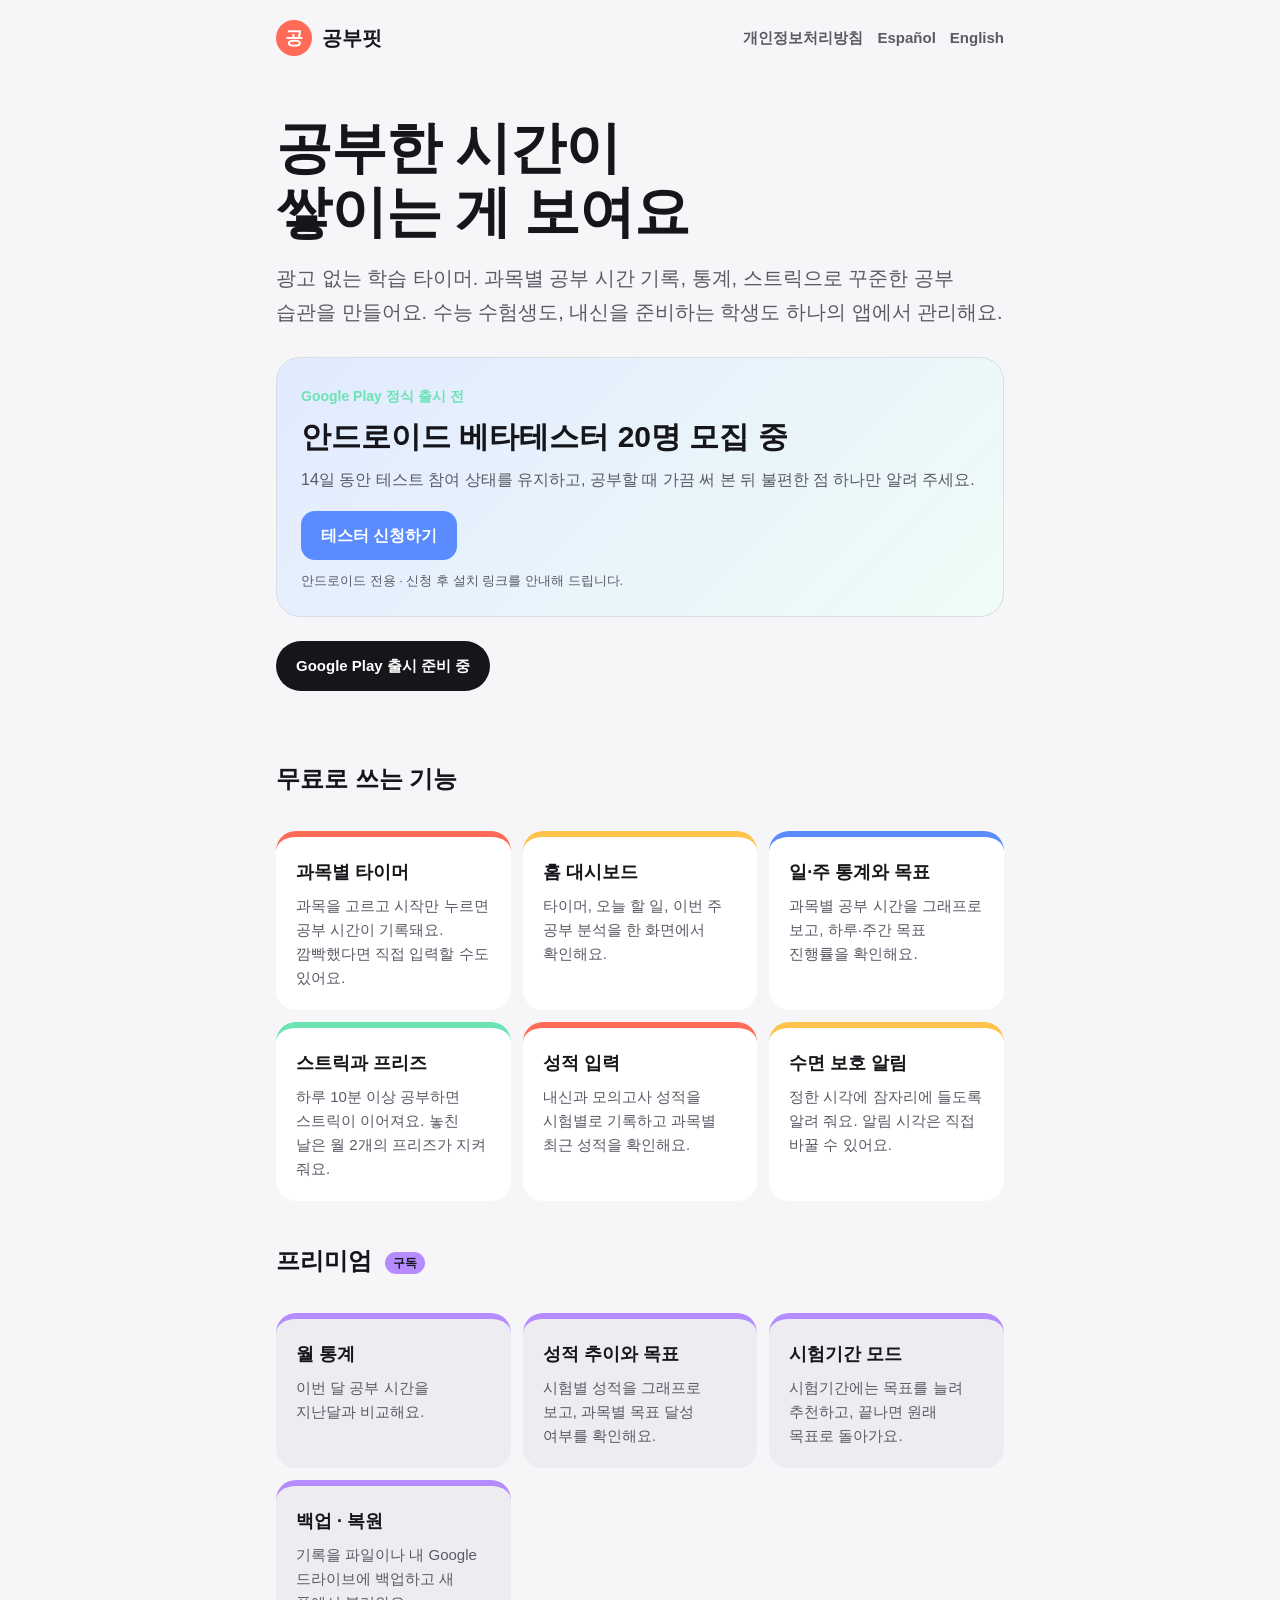
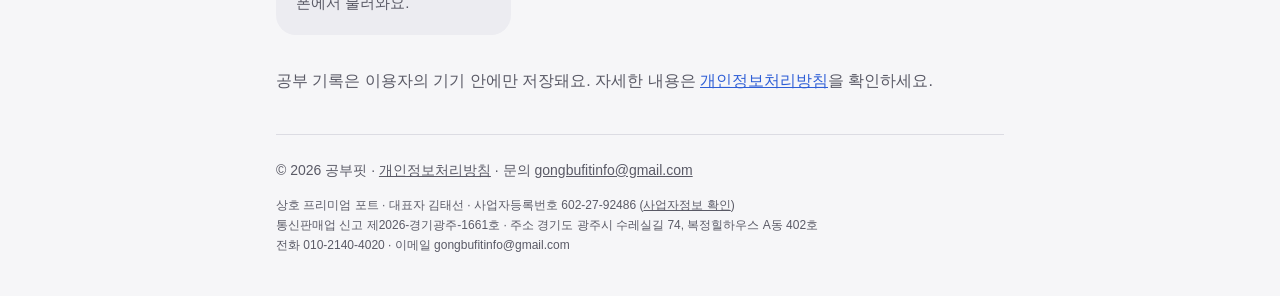
<file: index.html>
<!doctype html>
<html lang="ko">
<head>
  <meta charset="utf-8">
  <meta name="viewport" content="width=device-width, initial-scale=1">
  <title>공부핏 — 학생용 공부 기록 앱</title>
  <meta name="description" content="광고 없는 학습 타이머. 과목별 공부 시간 기록, 통계, 스트릭으로 꾸준한 공부 습관을 만들어요.">
  <link rel="stylesheet" href="style.css">
</head>
<body>
  <div class="wrap">
    <header class="top">
      <a class="brand" href="./"><span class="logo" aria-hidden="true">공</span>공부핏</a>
      <nav class="nav"><a href="privacy.html">개인정보처리방침</a><a href="es.html" lang="es">Español</a><a href="en.html" lang="en">English</a></nav>
    </header>

    <main>
      <section class="hero">
        <h1>공부한 시간이<br>쌓이는 게 보여요</h1>
        <p>광고 없는 학습 타이머. 과목별 공부 시간 기록, 통계, 스트릭으로 꾸준한 공부 습관을 만들어요.
          수능 수험생도, 내신을 준비하는 학생도 하나의 앱에서 관리해요.</p>

        <aside class="tester-banner" aria-labelledby="tester-title">
          <span class="tester-kicker">Google Play 정식 출시 전</span>
          <h2 id="tester-title">안드로이드 베타테스터 20명 모집 중</h2>
          <p>14일 동안 테스트 참여 상태를 유지하고, 공부할 때 가끔 써 본 뒤 불편한 점 하나만 알려 주세요.</p>
          <a class="tester-cta"
             href="https://forms.gle/bHLYA4BzfKAFLqyS6"
             target="_blank"
             rel="noopener noreferrer">테스터 신청하기</a>
          <small>안드로이드 전용 · 신청 후 설치 링크를 안내해 드립니다.</small>
        </aside>

        <span class="badge">Google Play 출시 준비 중</span>
      </section>

      <h2 class="section-title">무료로 쓰는 기능</h2>
      <div class="cards">
        <article class="card" style="--accent: var(--coral)">
          <h3>과목별 타이머</h3>
          <p>과목을 고르고 시작만 누르면 공부 시간이 기록돼요. 깜빡했다면 직접 입력할 수도 있어요.</p>
        </article>
        <article class="card" style="--accent: var(--yellow)">
          <h3>홈 대시보드</h3>
          <p>타이머, 오늘 할 일, 이번 주 공부 분석을 한 화면에서 확인해요.</p>
        </article>
        <article class="card" style="--accent: var(--blue)">
          <h3>일·주 통계와 목표</h3>
          <p>과목별 공부 시간을 그래프로 보고, 하루·주간 목표 진행률을 확인해요.</p>
        </article>
        <article class="card" style="--accent: var(--mint)">
          <h3>스트릭과 프리즈</h3>
          <p>하루 10분 이상 공부하면 스트릭이 이어져요. 놓친 날은 월 2개의 프리즈가 지켜 줘요.</p>
        </article>
        <article class="card" style="--accent: var(--coral)">
          <h3>성적 입력</h3>
          <p>내신과 모의고사 성적을 시험별로 기록하고 과목별 최근 성적을 확인해요.</p>
        </article>
        <article class="card" style="--accent: var(--yellow)">
          <h3>수면 보호 알림</h3>
          <p>정한 시각에 잠자리에 들도록 알려 줘요. 알림 시각은 직접 바꿀 수 있어요.</p>
        </article>
      </div>

      <h2 class="section-title">프리미엄 <span class="tag">구독</span></h2>
      <div class="cards">
        <article class="card premium" style="--accent: var(--purple)">
          <h3>월 통계</h3>
          <p>이번 달 공부 시간을 지난달과 비교해요.</p>
        </article>
        <article class="card premium" style="--accent: var(--purple)">
          <h3>성적 추이와 목표</h3>
          <p>시험별 성적을 그래프로 보고, 과목별 목표 달성 여부를 확인해요.</p>
        </article>
        <article class="card premium" style="--accent: var(--purple)">
          <h3>시험기간 모드</h3>
          <p>시험기간에는 목표를 늘려 추천하고, 끝나면 원래 목표로 돌아가요.</p>
        </article>
        <article class="card premium" style="--accent: var(--purple)">
          <h3>백업 · 복원</h3>
          <p>기록을 파일이나 내 Google 드라이브에 백업하고 새 폰에서 불러와요.</p>
        </article>
      </div>

      <p class="note">공부 기록은 이용자의 기기 안에만 저장돼요. 자세한 내용은
        <a href="privacy.html">개인정보처리방침</a>을 확인하세요.</p>
    </main>

    <footer>
      © 2026 공부핏 · <a href="privacy.html">개인정보처리방침</a> ·
      문의 <a href="mailto:gongbufitinfo@gmail.com">gongbufitinfo@gmail.com</a>
      <p class="biz">
        상호 프리미엄 포트 · 대표자 김태선 · 사업자등록번호 602-27-92486
        (<a href="https://www.ftc.go.kr/bizCommPop.do?wrkr_no=6022792486">사업자정보 확인</a>)<br>
        통신판매업 신고 제2026-경기광주-1661호 · 주소 경기도 광주시 수레실길 74, 복정힐하우스 A동 402호<br>
        전화 010-2140-4020 · 이메일 gongbufitinfo@gmail.com
      </p>
    </footer>
  </div>
</body>
</html>
</file>
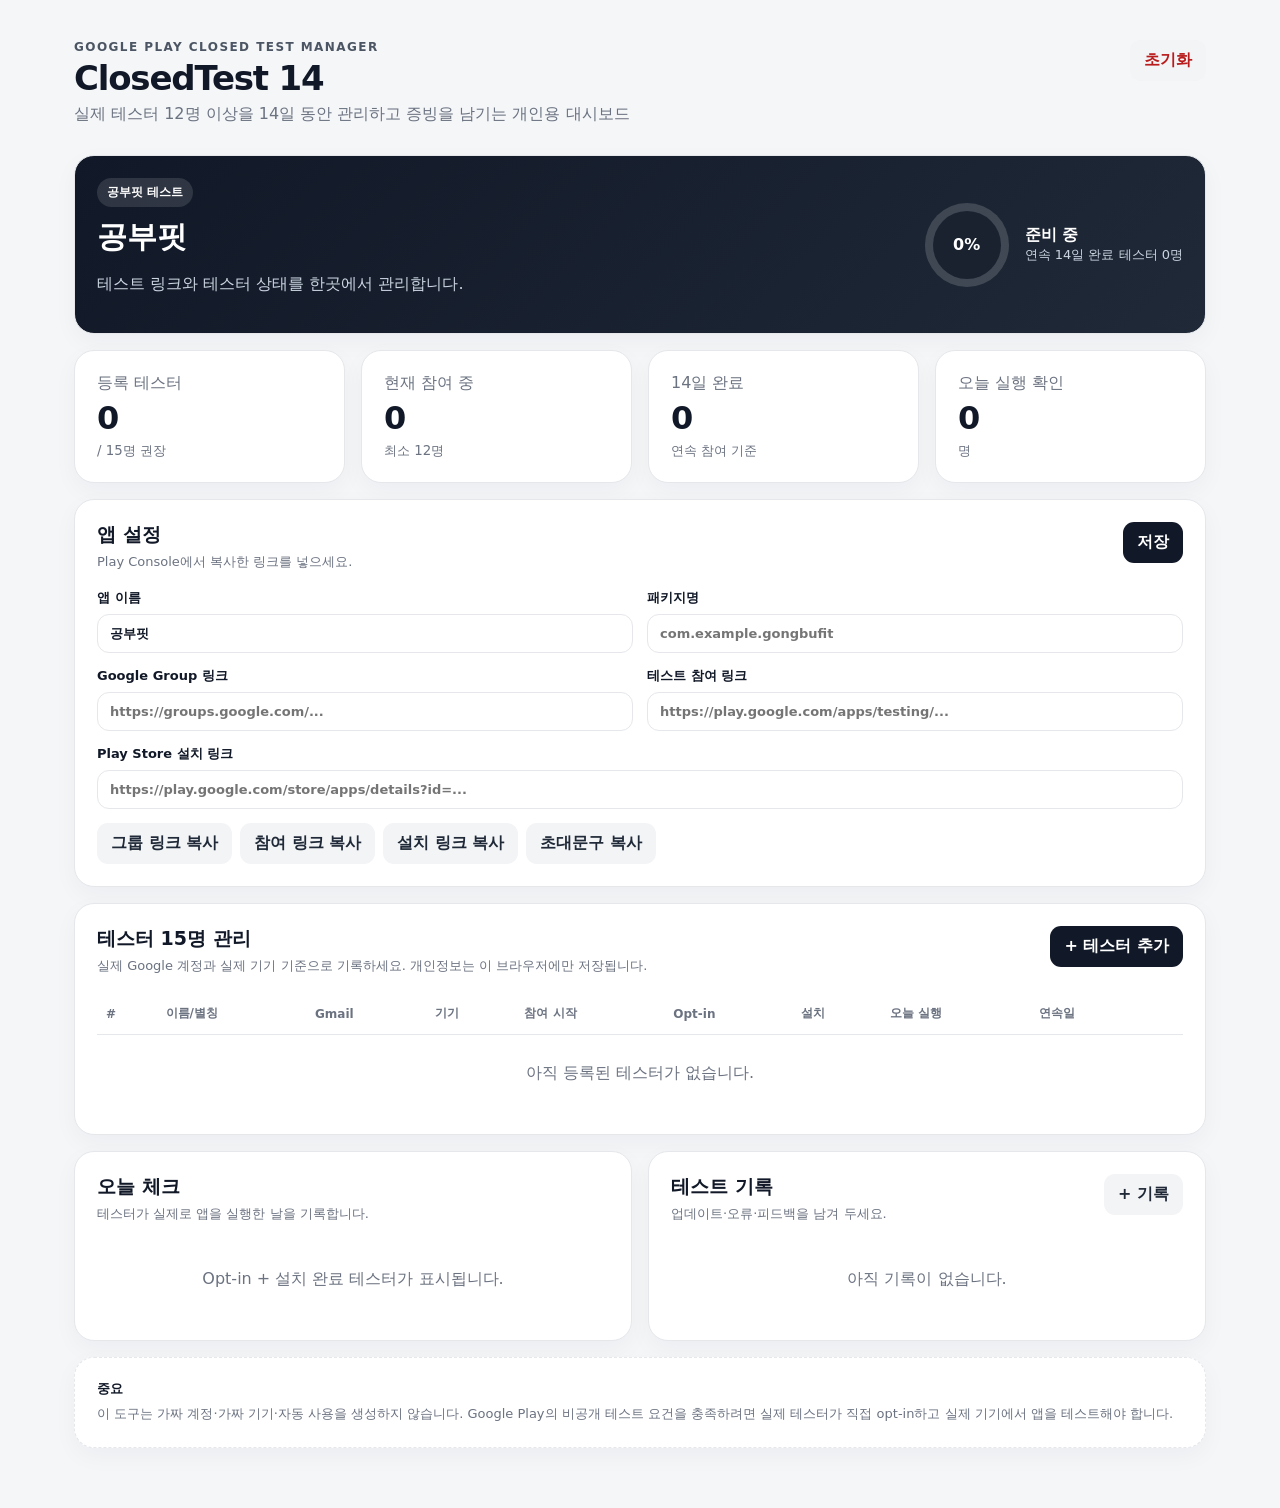
<file: closed-test-manager/index.html>
<!doctype html>
<html lang="ko">
<head>
  <meta charset="utf-8" />
  <meta name="viewport" content="width=device-width,initial-scale=1" />
  <meta name="theme-color" content="#111827" />
  <title>ClosedTest 14</title>
  <link rel="stylesheet" href="style.css" />
</head>
<body>
  <header class="topbar">
    <div>
      <div class="eyebrow">Google Play Closed Test Manager</div>
      <h1>ClosedTest 14</h1>
      <p>실제 테스터 12명 이상을 14일 동안 관리하고 증빙을 남기는 개인용 대시보드</p>
    </div>
    <button id="resetBtn" class="ghost danger">초기화</button>
  </header>

  <main>
    <section class="card hero">
      <div class="hero-copy">
        <span class="pill">공부핏 테스트</span>
        <h2 id="appTitle">공부핏</h2>
        <p class="muted">테스트 링크와 테스터 상태를 한곳에서 관리합니다.</p>
      </div>
      <div class="progress-wrap">
        <div class="ring" id="progressRing"><span id="readyPercent">0%</span></div>
        <div>
          <strong id="readyText">준비 중</strong>
          <div class="muted small" id="readySub">연속 14일 완료 테스터 0명</div>
        </div>
      </div>
    </section>

    <section class="grid kpis">
      <div class="card kpi"><span>등록 테스터</span><strong id="kpiRegistered">0</strong><small>/ 15명 권장</small></div>
      <div class="card kpi"><span>현재 참여 중</span><strong id="kpiOpted">0</strong><small>최소 12명</small></div>
      <div class="card kpi"><span>14일 완료</span><strong id="kpiCompleted">0</strong><small>연속 참여 기준</small></div>
      <div class="card kpi"><span>오늘 실행 확인</span><strong id="kpiToday">0</strong><small>명</small></div>
    </section>

    <section class="card">
      <div class="section-head">
        <div><h3>앱 설정</h3><p class="muted">Play Console에서 복사한 링크를 넣으세요.</p></div>
        <button id="saveAppBtn" class="primary">저장</button>
      </div>
      <div class="form-grid">
        <label>앱 이름<input id="appName" value="공부핏" placeholder="공부핏" /></label>
        <label>패키지명<input id="packageName" placeholder="com.example.gongbufit" /></label>
        <label>Google Group 링크<input id="groupLink" placeholder="https://groups.google.com/..." /></label>
        <label>테스트 참여 링크<input id="optInLink" placeholder="https://play.google.com/apps/testing/..." /></label>
        <label class="wide">Play Store 설치 링크<input id="storeLink" placeholder="https://play.google.com/store/apps/details?id=..." /></label>
      </div>
      <div class="link-actions">
        <button data-copy="groupLink" class="ghost">그룹 링크 복사</button>
        <button data-copy="optInLink" class="ghost">참여 링크 복사</button>
        <button data-copy="storeLink" class="ghost">설치 링크 복사</button>
        <button id="inviteBtn" class="ghost">초대문구 복사</button>
      </div>
    </section>

    <section class="card">
      <div class="section-head">
        <div><h3>테스터 15명 관리</h3><p class="muted">실제 Google 계정과 실제 기기 기준으로 기록하세요. 개인정보는 이 브라우저에만 저장됩니다.</p></div>
        <button id="addTesterBtn" class="primary">+ 테스터 추가</button>
      </div>
      <div class="table-wrap">
        <table>
          <thead>
            <tr><th>#</th><th>이름/별칭</th><th>Gmail</th><th>기기</th><th>참여 시작</th><th>Opt-in</th><th>설치</th><th>오늘 실행</th><th>연속일</th><th></th></tr>
          </thead>
          <tbody id="testerBody"></tbody>
        </table>
      </div>
      <div id="emptyTesters" class="empty">아직 등록된 테스터가 없습니다.</div>
    </section>

    <section class="grid two">
      <div class="card">
        <div class="section-head"><div><h3>오늘 체크</h3><p class="muted">테스터가 실제로 앱을 실행한 날을 기록합니다.</p></div></div>
        <div id="todayChecklist" class="checklist"></div>
      </div>
      <div class="card">
        <div class="section-head"><div><h3>테스트 기록</h3><p class="muted">업데이트·오류·피드백을 남겨 두세요.</p></div><button id="addLogBtn" class="ghost">+ 기록</button></div>
        <div id="logList" class="logs"></div>
      </div>
    </section>

    <section class="card note">
      <strong>중요</strong>
      <p>이 도구는 가짜 계정·가짜 기기·자동 사용을 생성하지 않습니다. Google Play의 비공개 테스트 요건을 충족하려면 실제 테스터가 직접 opt-in하고 실제 기기에서 앱을 테스트해야 합니다.</p>
    </section>
  </main>

  <dialog id="testerDialog">
    <form method="dialog" id="testerForm">
      <h3>테스터 등록</h3>
      <input type="hidden" id="editIndex" />
      <label>이름/별칭<input id="testerName" required placeholder="예: tester01" /></label>
      <label>Gmail<input id="testerEmail" type="email" required placeholder="example@gmail.com" /></label>
      <label>기기<input id="testerDevice" placeholder="예: Galaxy S24" /></label>
      <label>참여 시작일<input id="testerStart" type="date" /></label>
      <div class="checks"><label><input id="testerOpted" type="checkbox" /> Opt-in 완료</label><label><input id="testerInstalled" type="checkbox" /> 설치 완료</label></div>
      <div class="dialog-actions"><button value="cancel" class="ghost">취소</button><button id="saveTesterBtn" value="default" class="primary">저장</button></div>
    </form>
  </dialog>

  <dialog id="logDialog">
    <form method="dialog" id="logForm">
      <h3>테스트 기록 추가</h3>
      <label>종류<select id="logType"><option>업데이트</option><option>오류</option><option>피드백</option><option>스크린샷</option><option>기타</option></select></label>
      <label>내용<textarea id="logText" rows="4" required placeholder="예: 1.0.3 설치 및 타이머 정상 작동 확인"></textarea></label>
      <div class="dialog-actions"><button value="cancel" class="ghost">취소</button><button id="saveLogBtn" value="default" class="primary">저장</button></div>
    </form>
  </dialog>

  <div id="toast" class="toast"></div>
  <script src="app.js"></script>
</body>
</html>
</file>
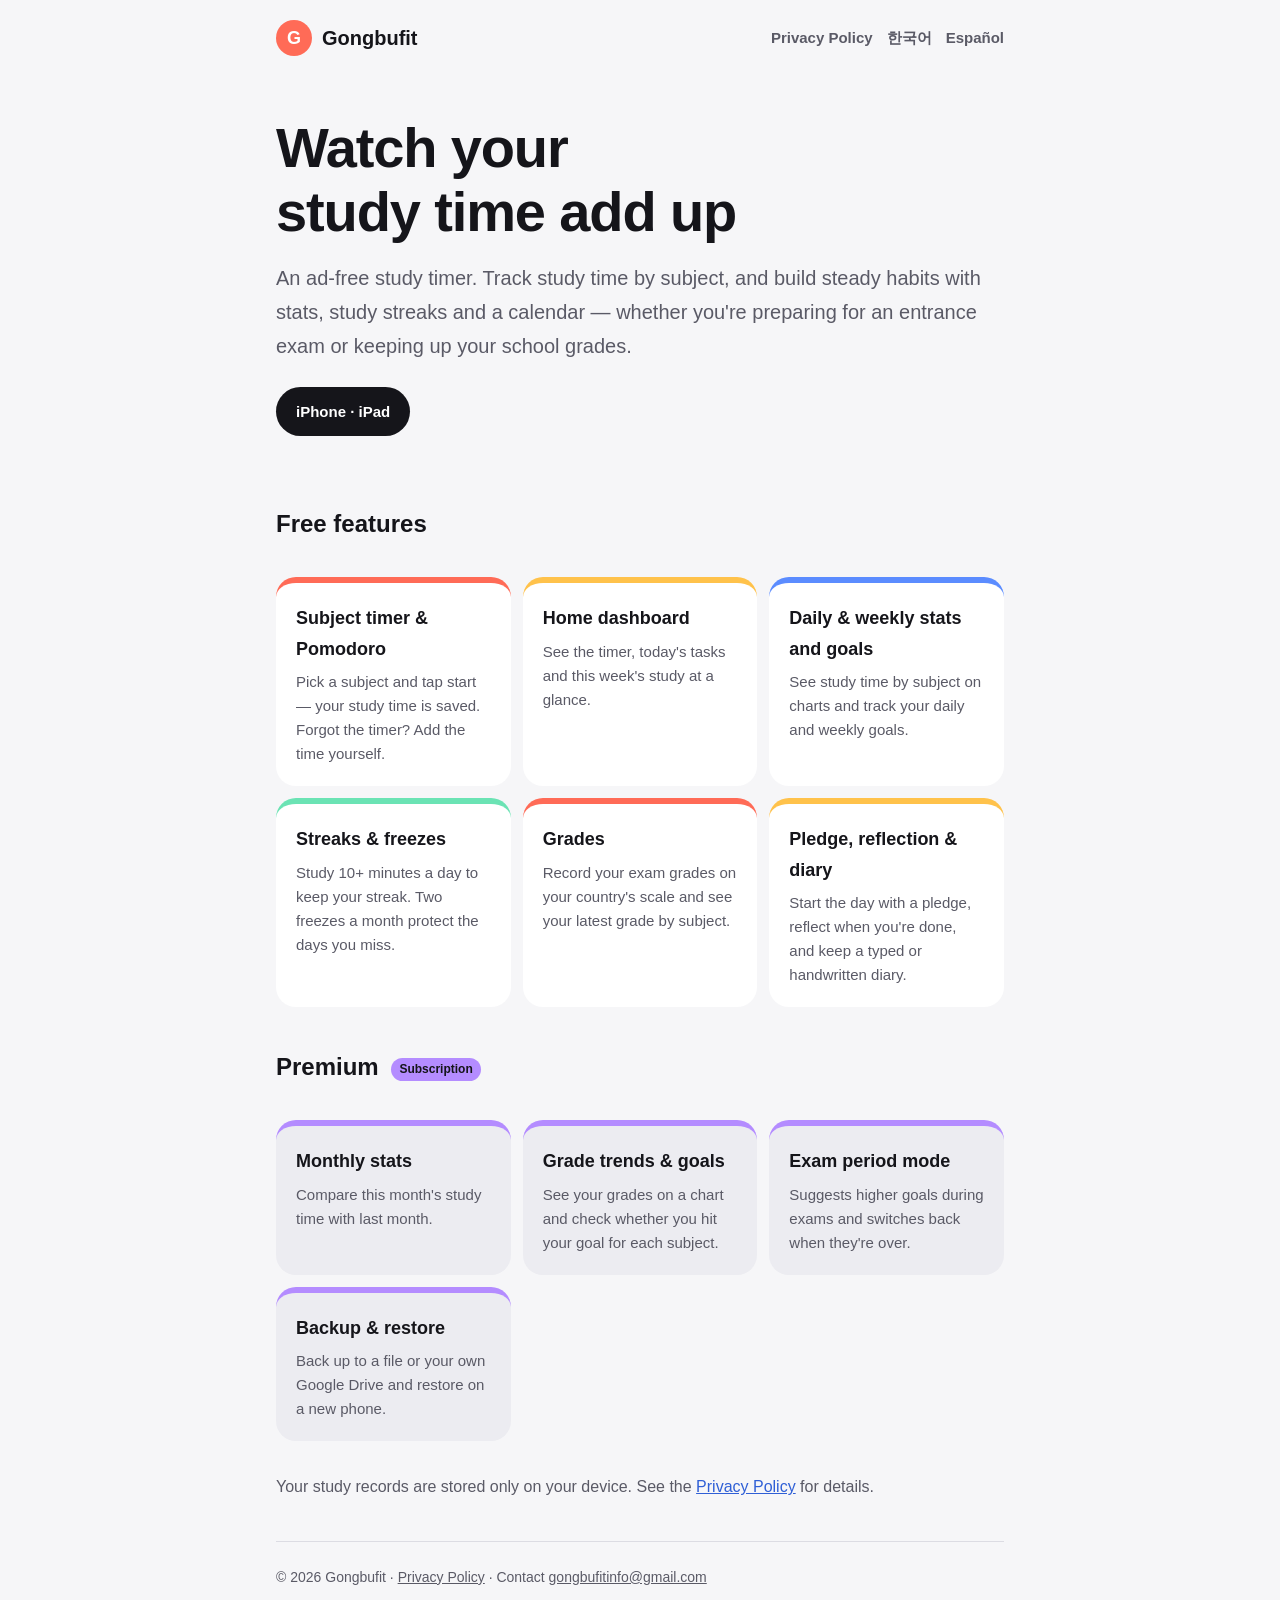
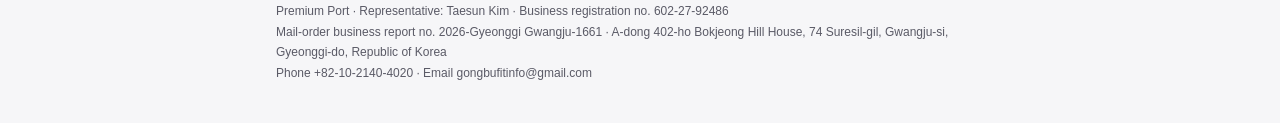
<file: en.html>
<!doctype html>
<html lang="en">
<head>
  <meta charset="utf-8">
  <meta name="viewport" content="width=device-width, initial-scale=1">
  <title>Gongbufit — Study tracker for students</title>
  <meta name="description" content="An ad-free study timer. Track study time by subject and build steady habits with stats and streaks.">
  <link rel="stylesheet" href="style.css">
</head>
<body>
  <div class="wrap">
    <header class="top">
      <a class="brand" href="en.html"><span class="logo" aria-hidden="true">G</span>Gongbufit</a>
      <nav class="nav"><a href="privacy-en.html">Privacy Policy</a><a href="./" lang="ko">한국어</a><a href="es.html" lang="es">Español</a></nav>
    </header>

    <main>
      <section class="hero">
        <h1>Watch your<br>study time add up</h1>
        <p>An ad-free study timer. Track study time by subject, and build steady habits with stats,
          study streaks and a calendar — whether you're preparing for an entrance exam or keeping up your school grades.</p>
        <span class="badge">iPhone · iPad</span>
      </section>

      <h2 class="section-title">Free features</h2>
      <div class="cards">
        <article class="card" style="--accent: var(--coral)">
          <h3>Subject timer &amp; Pomodoro</h3>
          <p>Pick a subject and tap start — your study time is saved. Forgot the timer? Add the time yourself.</p>
        </article>
        <article class="card" style="--accent: var(--yellow)">
          <h3>Home dashboard</h3>
          <p>See the timer, today's tasks and this week's study at a glance.</p>
        </article>
        <article class="card" style="--accent: var(--blue)">
          <h3>Daily &amp; weekly stats and goals</h3>
          <p>See study time by subject on charts and track your daily and weekly goals.</p>
        </article>
        <article class="card" style="--accent: var(--mint)">
          <h3>Streaks &amp; freezes</h3>
          <p>Study 10+ minutes a day to keep your streak. Two freezes a month protect the days you miss.</p>
        </article>
        <article class="card" style="--accent: var(--coral)">
          <h3>Grades</h3>
          <p>Record your exam grades on your country's scale and see your latest grade by subject.</p>
        </article>
        <article class="card" style="--accent: var(--yellow)">
          <h3>Pledge, reflection &amp; diary</h3>
          <p>Start the day with a pledge, reflect when you're done, and keep a typed or handwritten diary.</p>
        </article>
      </div>

      <h2 class="section-title">Premium <span class="tag">Subscription</span></h2>
      <div class="cards">
        <article class="card premium" style="--accent: var(--purple)">
          <h3>Monthly stats</h3>
          <p>Compare this month's study time with last month.</p>
        </article>
        <article class="card premium" style="--accent: var(--purple)">
          <h3>Grade trends &amp; goals</h3>
          <p>See your grades on a chart and check whether you hit your goal for each subject.</p>
        </article>
        <article class="card premium" style="--accent: var(--purple)">
          <h3>Exam period mode</h3>
          <p>Suggests higher goals during exams and switches back when they're over.</p>
        </article>
        <article class="card premium" style="--accent: var(--purple)">
          <h3>Backup &amp; restore</h3>
          <p>Back up to a file or your own Google Drive and restore on a new phone.</p>
        </article>
      </div>

      <p class="note">Your study records are stored only on your device. See the
        <a href="privacy-en.html">Privacy Policy</a> for details.</p>
    </main>

    <footer>
      © 2026 Gongbufit · <a href="privacy-en.html">Privacy Policy</a> ·
      Contact <a href="mailto:gongbufitinfo@gmail.com">gongbufitinfo@gmail.com</a>
      <p class="biz">
        Premium Port · Representative: Taesun Kim · Business registration no. 602-27-92486<br>
        Mail-order business report no. 2026-Gyeonggi Gwangju-1661 ·
        A-dong 402-ho Bokjeong Hill House, 74 Suresil-gil, Gwangju-si, Gyeonggi-do, Republic of Korea<br>
        Phone +82-10-2140-4020 · Email gongbufitinfo@gmail.com
      </p>
    </footer>
  </div>
</body>
</html>
</file>
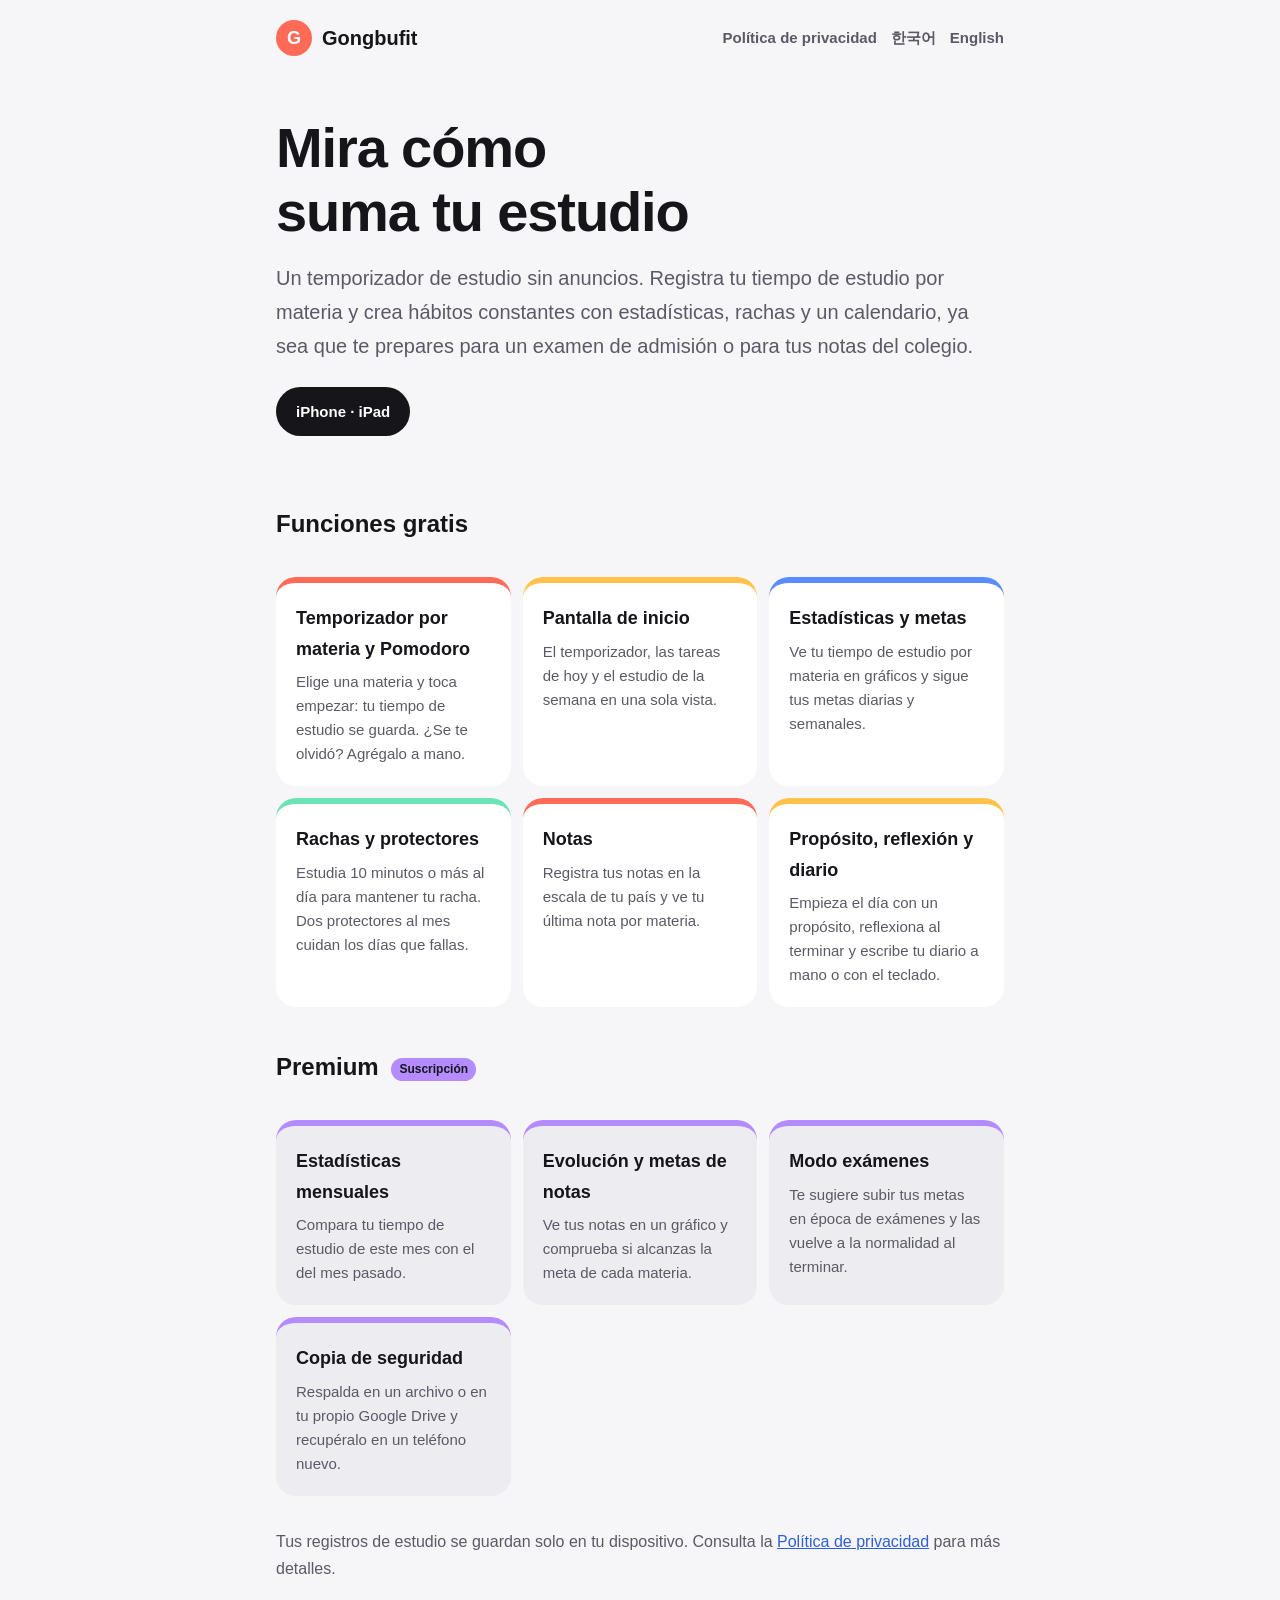
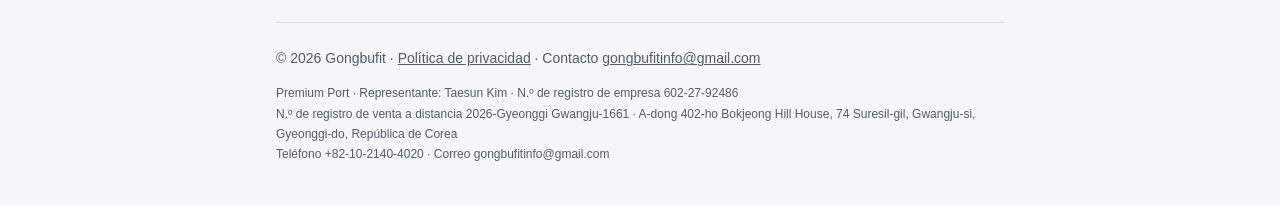
<file: es.html>
<!doctype html>
<html lang="es">
<head>
  <meta charset="utf-8">
  <meta name="viewport" content="width=device-width, initial-scale=1">
  <title>Gongbufit — App para registrar tu estudio</title>
  <meta name="description" content="Un temporizador de estudio sin anuncios. Registra tu tiempo de estudio por materia y crea hábitos con estadísticas y rachas.">
  <link rel="stylesheet" href="style.css">
</head>
<body>
  <div class="wrap">
    <header class="top">
      <a class="brand" href="es.html"><span class="logo" aria-hidden="true">G</span>Gongbufit</a>
      <nav class="nav"><a href="privacy-es.html">Política de privacidad</a><a href="./" lang="ko">한국어</a><a href="en.html" lang="en">English</a></nav>
    </header>

    <main>
      <section class="hero">
        <h1>Mira cómo<br>suma tu estudio</h1>
        <p>Un temporizador de estudio sin anuncios. Registra tu tiempo de estudio por materia y crea hábitos
          constantes con estadísticas, rachas y un calendario, ya sea que te prepares para un examen de admisión
          o para tus notas del colegio.</p>
        <span class="badge">iPhone · iPad</span>
      </section>

      <h2 class="section-title">Funciones gratis</h2>
      <div class="cards">
        <article class="card" style="--accent: var(--coral)">
          <h3>Temporizador por materia y Pomodoro</h3>
          <p>Elige una materia y toca empezar: tu tiempo de estudio se guarda. ¿Se te olvidó? Agrégalo a mano.</p>
        </article>
        <article class="card" style="--accent: var(--yellow)">
          <h3>Pantalla de inicio</h3>
          <p>El temporizador, las tareas de hoy y el estudio de la semana en una sola vista.</p>
        </article>
        <article class="card" style="--accent: var(--blue)">
          <h3>Estadísticas y metas</h3>
          <p>Ve tu tiempo de estudio por materia en gráficos y sigue tus metas diarias y semanales.</p>
        </article>
        <article class="card" style="--accent: var(--mint)">
          <h3>Rachas y protectores</h3>
          <p>Estudia 10 minutos o más al día para mantener tu racha. Dos protectores al mes cuidan los días que fallas.</p>
        </article>
        <article class="card" style="--accent: var(--coral)">
          <h3>Notas</h3>
          <p>Registra tus notas en la escala de tu país y ve tu última nota por materia.</p>
        </article>
        <article class="card" style="--accent: var(--yellow)">
          <h3>Propósito, reflexión y diario</h3>
          <p>Empieza el día con un propósito, reflexiona al terminar y escribe tu diario a mano o con el teclado.</p>
        </article>
      </div>

      <h2 class="section-title">Premium <span class="tag">Suscripción</span></h2>
      <div class="cards">
        <article class="card premium" style="--accent: var(--purple)">
          <h3>Estadísticas mensuales</h3>
          <p>Compara tu tiempo de estudio de este mes con el del mes pasado.</p>
        </article>
        <article class="card premium" style="--accent: var(--purple)">
          <h3>Evolución y metas de notas</h3>
          <p>Ve tus notas en un gráfico y comprueba si alcanzas la meta de cada materia.</p>
        </article>
        <article class="card premium" style="--accent: var(--purple)">
          <h3>Modo exámenes</h3>
          <p>Te sugiere subir tus metas en época de exámenes y las vuelve a la normalidad al terminar.</p>
        </article>
        <article class="card premium" style="--accent: var(--purple)">
          <h3>Copia de seguridad</h3>
          <p>Respalda en un archivo o en tu propio Google Drive y recupéralo en un teléfono nuevo.</p>
        </article>
      </div>

      <p class="note">Tus registros de estudio se guardan solo en tu dispositivo. Consulta la
        <a href="privacy-es.html">Política de privacidad</a> para más detalles.</p>
    </main>

    <footer>
      © 2026 Gongbufit · <a href="privacy-es.html">Política de privacidad</a> ·
      Contacto <a href="mailto:gongbufitinfo@gmail.com">gongbufitinfo@gmail.com</a>
      <p class="biz">
        Premium Port · Representante: Taesun Kim · N.º de registro de empresa 602-27-92486<br>
        N.º de registro de venta a distancia 2026-Gyeonggi Gwangju-1661 ·
        A-dong 402-ho Bokjeong Hill House, 74 Suresil-gil, Gwangju-si, Gyeonggi-do, República de Corea<br>
        Teléfono +82-10-2140-4020 · Correo gongbufitinfo@gmail.com
      </p>
    </footer>
  </div>
</body>
</html>
</file>
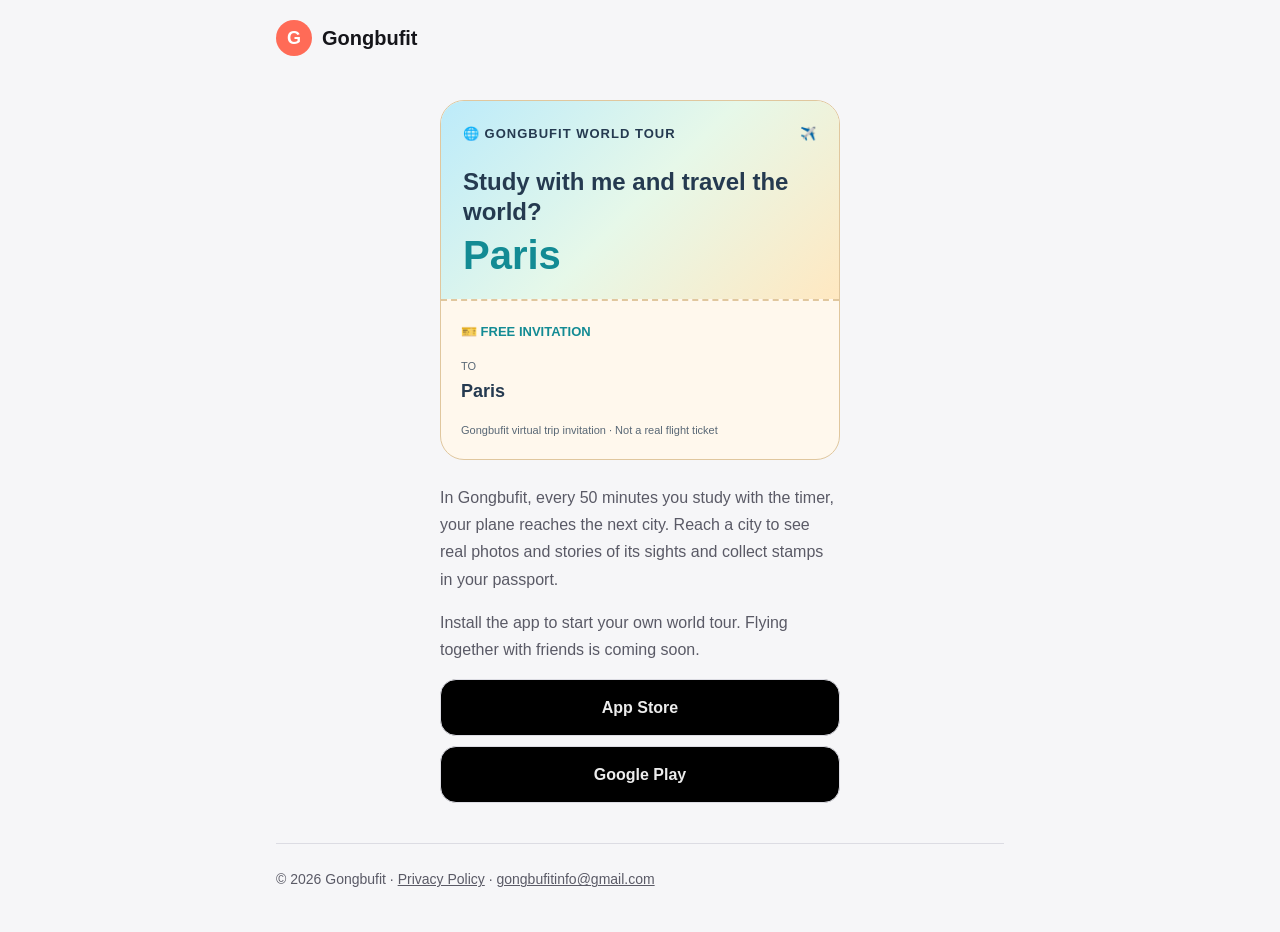
<file: invite.html>
<!doctype html>
<html lang="ko">
<head>
  <meta charset="utf-8">
  <meta name="viewport" content="width=device-width, initial-scale=1">
  <title>GONGBUFIT WORLD TOUR</title>
  <meta name="description" content="공부한 만큼 비행기가 날아가는 공부핏 · Study to fly around the world with Gongbufit">
  <meta property="og:title" content="GONGBUFIT WORLD TOUR ✈️">
  <meta property="og:description" content="공부한 만큼 비행기가 날아가는 공부핏 · Study to fly around the world">
  <meta property="og:type" content="website">
  <meta property="og:url" content="https://jacob-design-7.github.io/gongbufit-site/invite.html">
  <!-- 카카오톡 등 링크 미리보기 그림. 원본은 앱 저장소 store/og/invite_og.html. -->
  <meta property="og:image" content="https://jacob-design-7.github.io/gongbufit-site/og-invite.png">
  <meta property="og:image:width" content="1200">
  <meta property="og:image:height" content="630">
  <meta property="og:image:alt" content="GONGBUFIT WORLD TOUR 무료 초대권 · Free invitation">
  <meta name="twitter:card" content="summary_large_image">
  <link rel="stylesheet" href="style.css">
  <!-- 앱의 초대 항공권(WORLD TOUR 1차, 서버 없음). 링크는 invite.html#to=<목적지 id> — # 뒤는 서버로 가지 않는다.
       이름·기록은 링크에 없다. 외부 글꼴·스크립트·분석 도구를 불러오지 않는다. 색은 lib/design/tokens.dart의 ticket* 값. -->
  <style>
    .ticket {
      max-width: 400px;
      margin: 24px auto 0;
      background: #fff8ed;
      border: 1px solid #e0c79e;
      border-radius: 24px;
      overflow: hidden;
      color: #253a50;
    }
    .ticket .sky {
      padding: 22px;
      background: linear-gradient(135deg, #bcebfa, #e6f8e9, #ffe8c1);
    }
    .ticket .brand-row { display: flex; justify-content: space-between; font-size: 13px; font-weight: 900; letter-spacing: 1px; }
    .ticket h1 { margin: 22px 0 6px; font-size: 24px; line-height: 1.25; color: #253a50; }
    .ticket .city { font-size: 40px; font-weight: 800; line-height: 1.1; color: #138b94; }
    .ticket .cut { border-top: 2px dashed #e0c79e; }
    .ticket .stub { padding: 20px; }
    .ticket .free { font-size: 13px; font-weight: 900; color: #138b94; }
    .ticket .label { font-size: 11px; color: #596876; margin-top: 14px; }
    .ticket .value { font-size: 18px; font-weight: 800; }
    .ticket .disclaimer { font-size: 11px; color: #596876; margin-top: 16px; line-height: 1.5; }
    .invite-body { max-width: 400px; margin: 24px auto 0; }
    .invite-body p { color: var(--text-secondary); margin: 0 0 16px; }
    .stores { display: grid; gap: 10px; }
    .stores a {
      display: block;
      padding: 14px 18px;
      border-radius: 16px;
      background: #000;
      color: #ececec;
      font-weight: 700;
      text-align: center;
      text-decoration: none;
      border: 1px solid var(--line);
    }
  </style>
</head>
<body>
  <div class="wrap">
    <header class="top">
      <a class="brand" id="home" href="./"><span class="logo" aria-hidden="true">G</span><span id="appName">공부핏</span></a>
    </header>

    <main>
      <section class="ticket" aria-labelledby="headline">
        <div class="sky">
          <div class="brand-row"><span>🌐 GONGBUFIT WORLD TOUR</span><span aria-hidden="true">✈️</span></div>
          <h1 id="headline">같이 공부하고 여행 떠날래?</h1>
          <div class="city" id="city">파리</div>
        </div>
        <div class="cut" aria-hidden="true"></div>
        <div class="stub">
          <div class="free" id="free">🎫 무료 초대권</div>
          <div class="label" id="toLabel">목적지</div>
          <div class="value" id="city2">파리</div>
          <div class="disclaimer" id="disclaimer">공부핏 가상 여행 초대권 · 실제 항공권이 아니에요</div>
        </div>
      </section>

      <section class="invite-body">
        <p id="how">공부핏에서 타이머로 50분 공부할 때마다 비행기가 다음 도시에 도착해요. 도시에 도착하면 진짜 명소 사진과 이야기를 보고 여권에 스탬프를 모아요.</p>
        <p id="note">앱을 설치하면 나만의 세계여행이 시작돼요. 친구와 같은 비행기를 타는 기능은 준비 중이에요.</p>
        <div class="stores">
          <a id="ios" href="https://apps.apple.com/app/id6819531488">App Store</a>
          <a id="android" href="https://play.google.com/store/apps/details?id=com.gongbufit.app">Google Play</a>
        </div>
      </section>
    </main>

    <footer>
      © 2026 <span id="appName2">공부핏</span> · <a id="privacy" href="privacy.html">개인정보처리방침</a> ·
      <a href="mailto:gongbufitinfo@gmail.com">gongbufitinfo@gmail.com</a>
    </footer>
  </div>

  <script>
    (function () {
      var cities = {
        paris: ['파리', 'Paris', 'París'],
        dublin: ['더블린', 'Dublin', 'Dublín'],
        coimbra: ['코임브라', 'Coimbra', 'Coímbra'],
        stuttgart: ['슈투트가르트', 'Stuttgart', 'Stuttgart'],
        admont: ['아드몬트', 'Admont', 'Admont'],
        tianjin: ['톈진', 'Tianjin', 'Tianjin'],
        mexicoCity: ['멕시코시티', 'Mexico City', 'Ciudad de México']
      };
      var text = {
        ko: {
          app: '공부핏', home: './', privacy: 'privacy.html',
          headline: '같이 공부하고 여행 떠날래?', free: '🎫 무료 초대권', to: '목적지',
          disclaimer: '공부핏 가상 여행 초대권 · 실제 항공권이 아니에요',
          how: '공부핏에서 타이머로 50분 공부할 때마다 비행기가 다음 도시에 도착해요. 도시에 도착하면 진짜 명소 사진과 이야기를 보고 여권에 스탬프를 모아요.',
          note: '앱을 설치하면 나만의 세계여행이 시작돼요. 친구와 같은 비행기를 타는 기능은 준비 중이에요.'
        },
        en: {
          app: 'Gongbufit', home: 'en.html', privacy: 'privacy-en.html',
          headline: 'Study with me and travel the world?', free: '🎫 FREE INVITATION', to: 'TO',
          disclaimer: 'Gongbufit virtual trip invitation · Not a real flight ticket',
          how: 'In Gongbufit, every 50 minutes you study with the timer, your plane reaches the next city. Reach a city to see real photos and stories of its sights and collect stamps in your passport.',
          note: 'Install the app to start your own world tour. Flying together with friends is coming soon.'
        },
        es: {
          app: 'Gongbufit', home: 'es.html', privacy: 'privacy-es.html',
          headline: '¿Estudiamos juntos y viajamos por el mundo?', free: '🎫 INVITACIÓN GRATIS', to: 'HACIA',
          disclaimer: 'Invitación a un viaje virtual de Gongbufit · No es un boleto de avión real',
          how: 'En Gongbufit, cada 50 minutos que estudias con el temporizador, tu avión llega a la siguiente ciudad. Al llegar a una ciudad ves fotos e historias reales de sus lugares y juntas sellos en tu pasaporte.',
          note: 'Instala la app para empezar tu propia vuelta al mundo. Volar junto con tus amigos llegará pronto.'
        }
      };
      var lang = (navigator.language || 'en').slice(0, 2);
      if (!text[lang]) lang = 'en';
      var t = text[lang];
      var idx = { ko: 0, en: 1, es: 2 }[lang];
      var m = /(?:^|&)to=([A-Za-z]+)/.exec(location.hash.slice(1));
      var city = cities[m && cities.hasOwnProperty(m[1]) ? m[1] : 'paris'][idx];
      function set(id, value) { document.getElementById(id).textContent = value; }
      document.documentElement.lang = lang;
      set('appName', t.app); set('appName2', t.app);
      set('headline', t.headline); set('free', t.free); set('toLabel', t.to);
      set('city', city); set('city2', city);
      set('disclaimer', t.disclaimer); set('how', t.how); set('note', t.note);
      document.getElementById('home').href = t.home;
      document.getElementById('privacy').href = t.privacy;
      set('privacy', { ko: '개인정보처리방침', en: 'Privacy Policy', es: 'Política de privacidad' }[lang]);
      // 휴대폰에 맞는 스토어를 먼저.
      var ua = navigator.userAgent;
      if (/Android/i.test(ua)) {
        var stores = document.querySelector('.stores');
        stores.insertBefore(document.getElementById('android'), stores.firstChild);
      }
    })();
  </script>
</body>
</html>
</file>
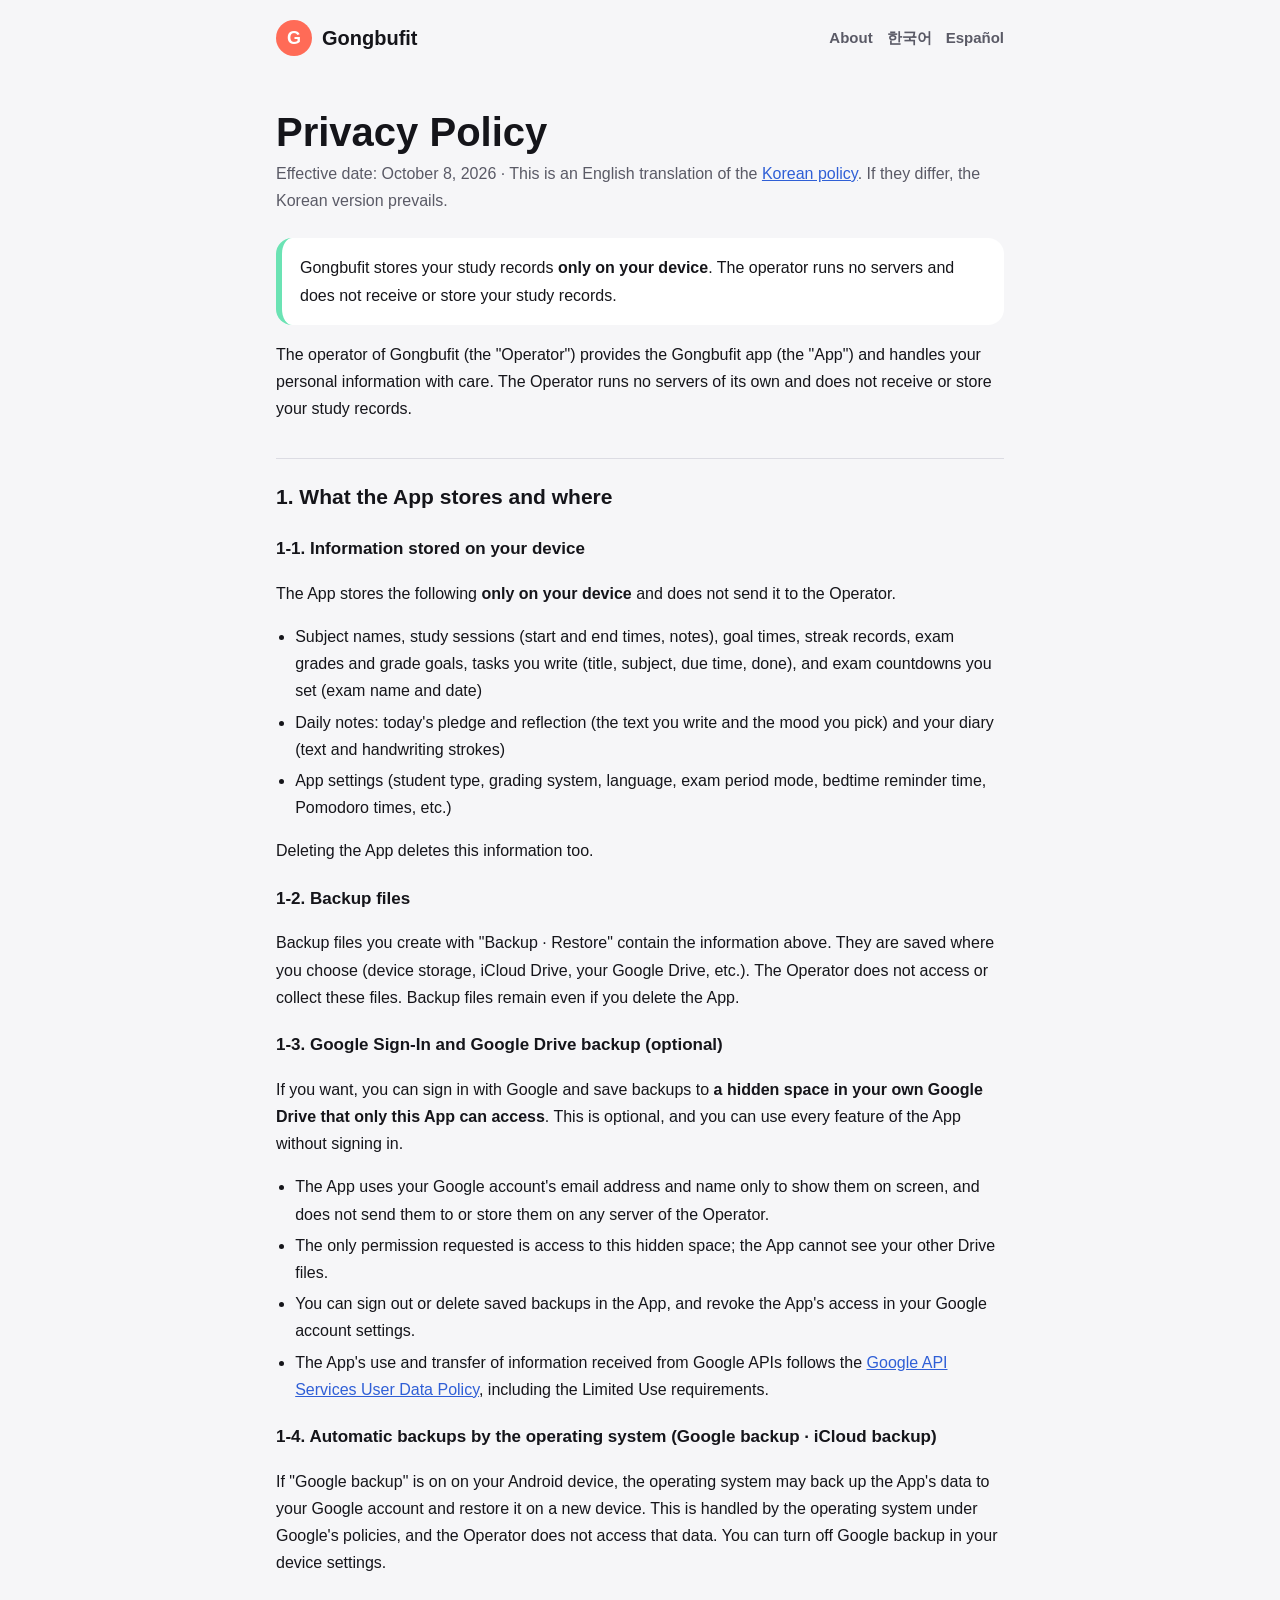
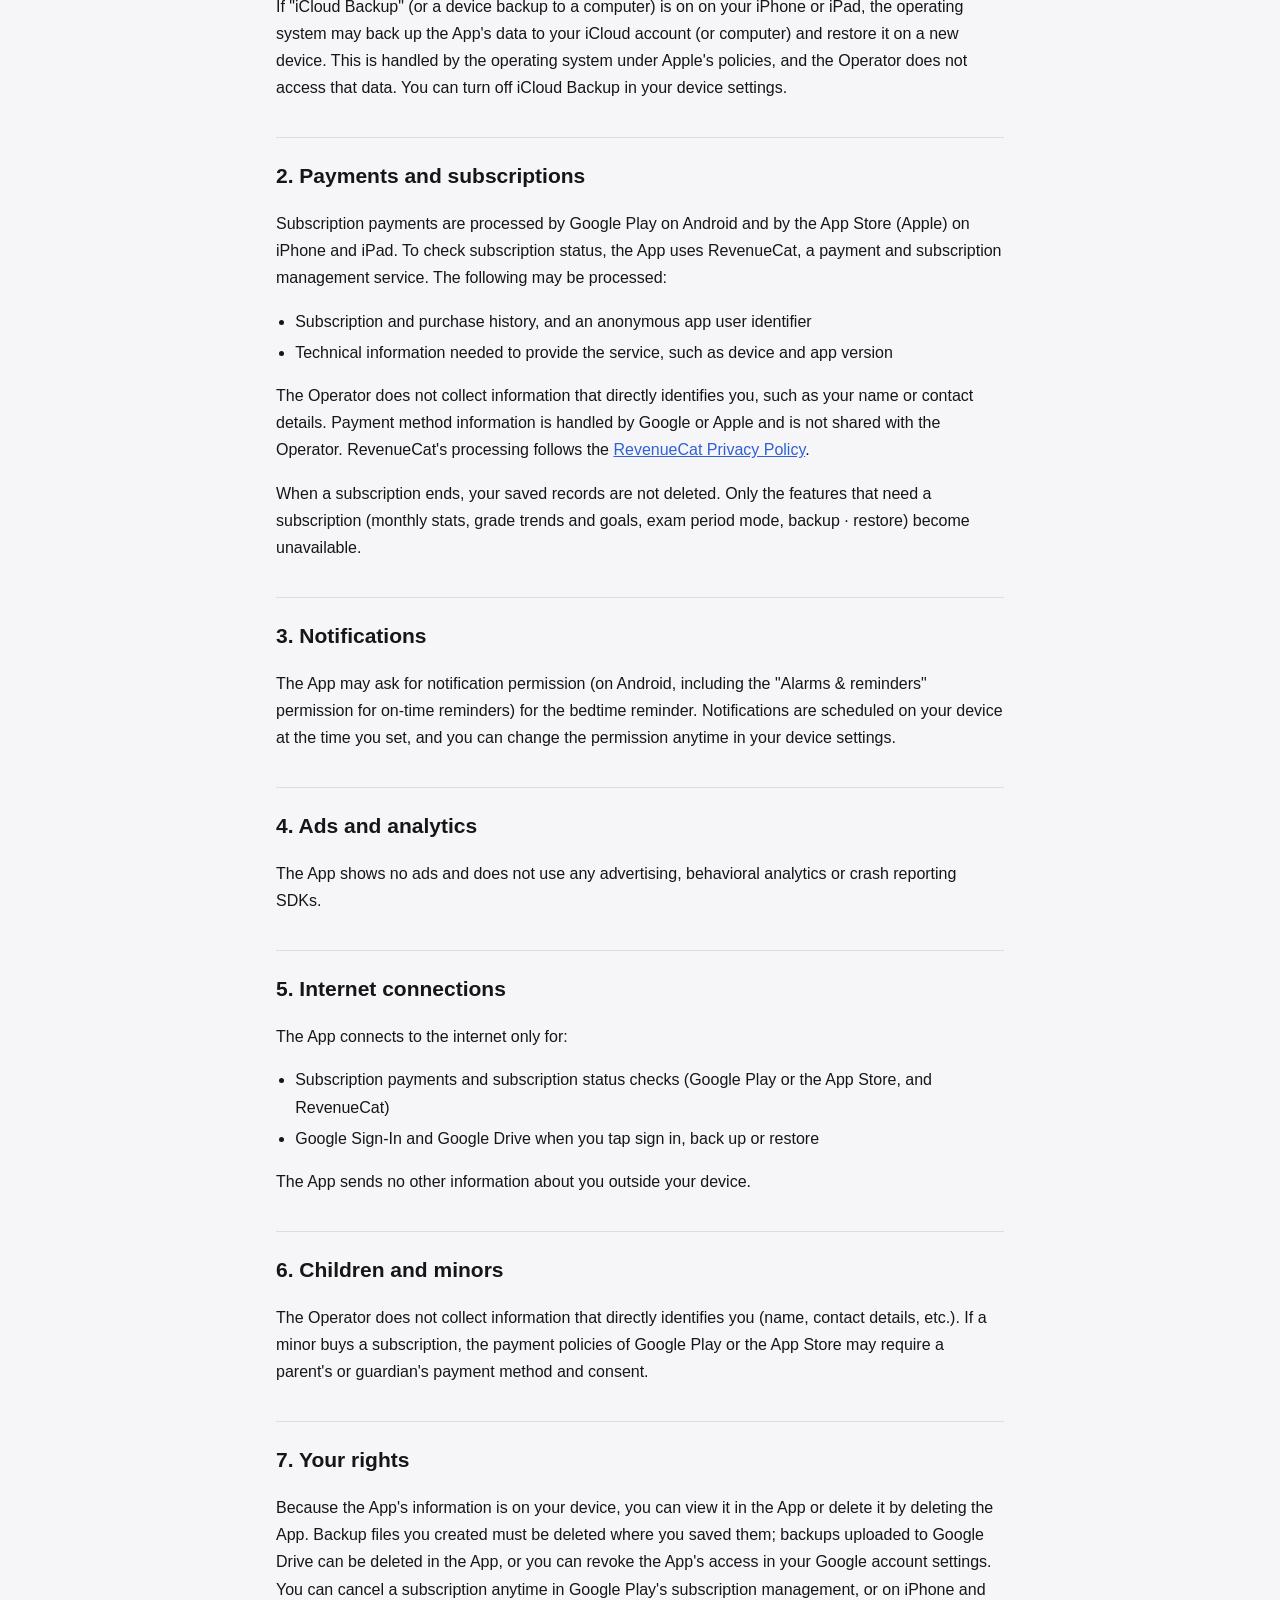
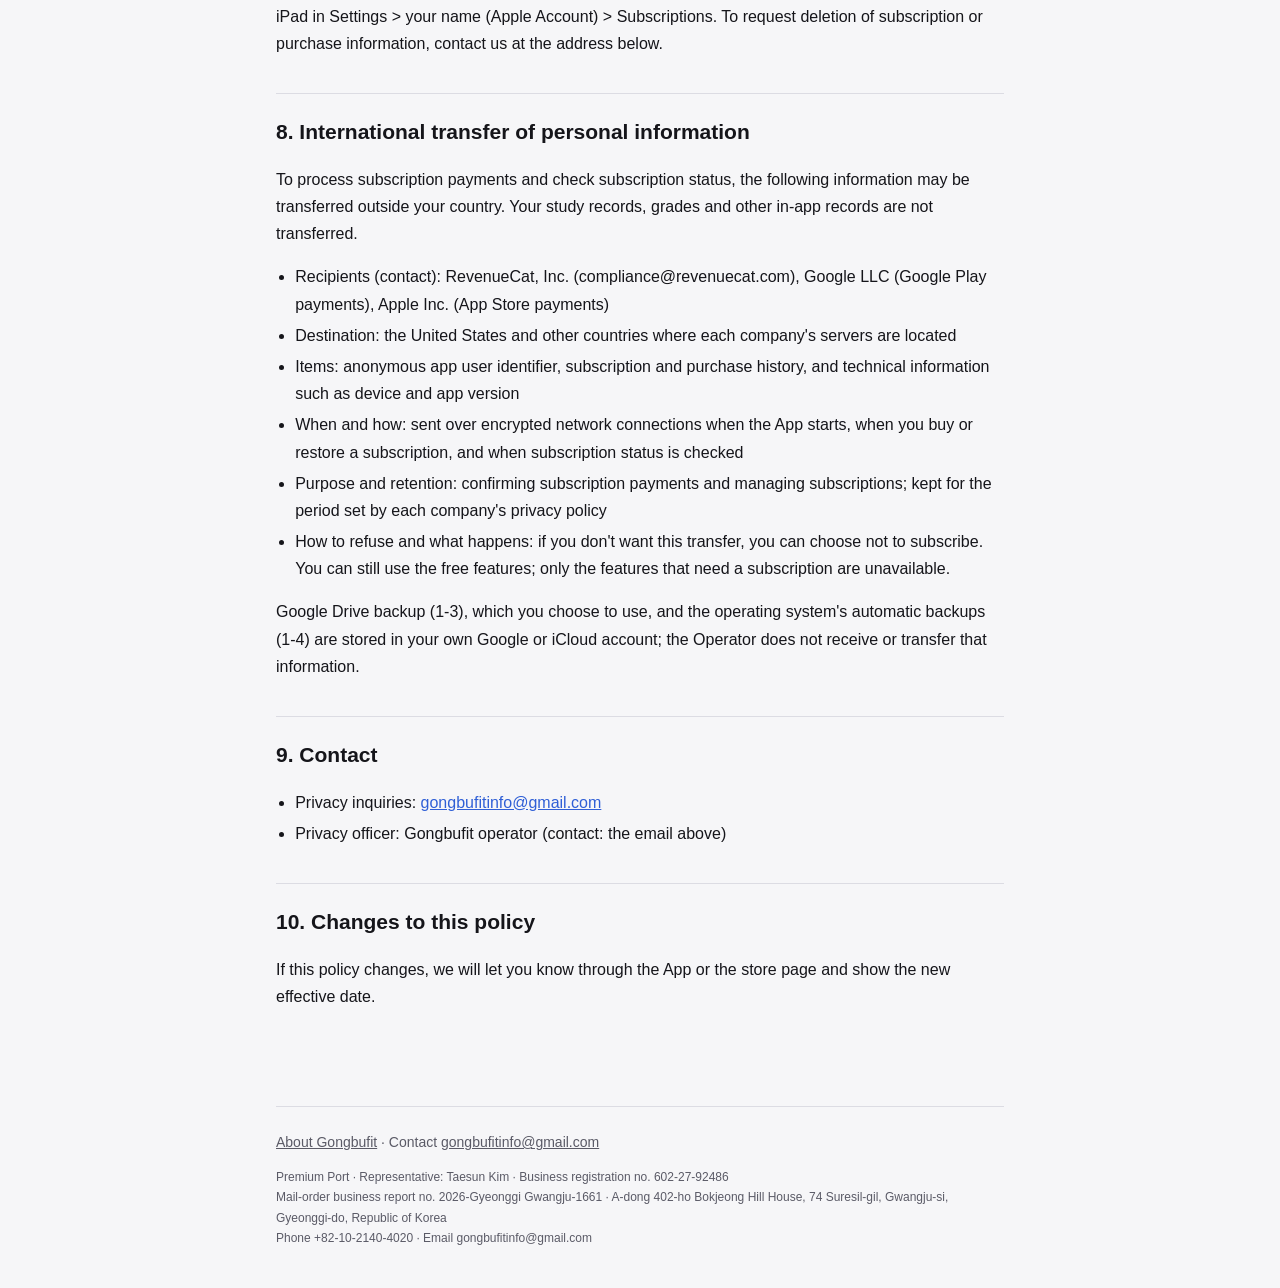
<file: privacy-en.html>
<!doctype html>
<html lang="en">
<head>
  <meta charset="utf-8">
  <meta name="viewport" content="width=device-width, initial-scale=1">
  <title>Privacy Policy · Gongbufit</title>
  <meta name="description" content="Privacy Policy of Gongbufit, a study tracker for students">
  <link rel="stylesheet" href="style.css">
</head>
<body>
  <div class="wrap">
    <header class="top">
      <a class="brand" href="en.html"><span class="logo" aria-hidden="true">G</span>Gongbufit</a>
      <nav class="nav"><a href="en.html">About</a><a href="privacy.html" lang="ko">한국어</a><a href="privacy-es.html" lang="es">Español</a></nav>
    </header>

    <main class="doc">
      <h1>Privacy Policy</h1>
      <p class="meta">Effective date: October 8, 2026 · This is an English translation of the
        <a href="privacy.html">Korean policy</a>. If they differ, the Korean version prevails.</p>

      <p class="summary">
        Gongbufit stores your study records <strong>only on your device</strong>. The operator runs no servers
        and does not receive or store your study records.
      </p>

      <p>
        The operator of Gongbufit (the "Operator") provides the Gongbufit app (the "App") and handles your personal
        information with care. The Operator runs no servers of its own and does not receive or store your study records.
      </p>

      <h2>1. What the App stores and where</h2>

      <h3>1-1. Information stored on your device</h3>
      <p>The App stores the following <strong>only on your device</strong> and does not send it to the Operator.</p>
      <ul>
        <li>Subject names, study sessions (start and end times, notes), goal times, streak records, exam grades and grade
          goals, tasks you write (title, subject, due time, done), and exam countdowns you set (exam name and date)</li>
        <li>Daily notes: today's pledge and reflection (the text you write and the mood you pick) and your diary (text and
          handwriting strokes)</li>
        <li>App settings (student type, grading system, language, exam period mode, bedtime reminder time, Pomodoro
          times, etc.)</li>
      </ul>
      <p>Deleting the App deletes this information too.</p>

      <h3>1-2. Backup files</h3>
      <p>
        Backup files you create with "Backup · Restore" contain the information above. They are saved where you choose
        (device storage, iCloud Drive, your Google Drive, etc.). The Operator does not access or collect these files.
        Backup files remain even if you delete the App.
      </p>

      <h3>1-3. Google Sign-In and Google Drive backup (optional)</h3>
      <p>
        If you want, you can sign in with Google and save backups to <strong>a hidden space in your own Google Drive that
        only this App can access</strong>. This is optional, and you can use every feature of the App without signing in.
      </p>
      <ul>
        <li>The App uses your Google account's email address and name only to show them on screen, and does not send them
          to or store them on any server of the Operator.</li>
        <li>The only permission requested is access to this hidden space; the App cannot see your other Drive files.</li>
        <li>You can sign out or delete saved backups in the App, and revoke the App's access in your Google account
          settings.</li>
        <li>The App's use and transfer of information received from Google APIs follows the
          <a href="https://developers.google.com/terms/api-services-user-data-policy">Google API Services User Data
          Policy</a>, including the Limited Use requirements.</li>
      </ul>

      <h3>1-4. Automatic backups by the operating system (Google backup · iCloud backup)</h3>
      <p>
        If "Google backup" is on on your Android device, the operating system may back up the App's data to your Google
        account and restore it on a new device. This is handled by the operating system under Google's policies, and the
        Operator does not access that data. You can turn off Google backup in your device settings.
      </p>
      <p>
        If "iCloud Backup" (or a device backup to a computer) is on on your iPhone or iPad, the operating system may back up
        the App's data to your iCloud account (or computer) and restore it on a new device. This is handled by the operating
        system under Apple's policies, and the Operator does not access that data. You can turn off iCloud Backup in your
        device settings.
      </p>

      <h2>2. Payments and subscriptions</h2>
      <p>
        Subscription payments are processed by Google Play on Android and by the App Store (Apple) on iPhone and iPad. To
        check subscription status, the App uses RevenueCat, a payment and subscription management service. The following may
        be processed:
      </p>
      <ul>
        <li>Subscription and purchase history, and an anonymous app user identifier</li>
        <li>Technical information needed to provide the service, such as device and app version</li>
      </ul>
      <p>
        The Operator does not collect information that directly identifies you, such as your name or contact details.
        Payment method information is handled by Google or Apple and is not shared with the Operator. RevenueCat's processing
        follows the <a href="https://www.revenuecat.com/privacy">RevenueCat Privacy Policy</a>.
      </p>
      <p>
        When a subscription ends, your saved records are not deleted. Only the features that need a subscription (monthly
        stats, grade trends and goals, exam period mode, backup · restore) become unavailable.
      </p>

      <h2>3. Notifications</h2>
      <p>
        The App may ask for notification permission (on Android, including the "Alarms &amp; reminders" permission for
        on-time reminders) for the bedtime reminder. Notifications are scheduled on your device at the time you set, and you
        can change the permission anytime in your device settings.
      </p>

      <h2>4. Ads and analytics</h2>
      <p>The App shows no ads and does not use any advertising, behavioral analytics or crash reporting SDKs.</p>

      <h2>5. Internet connections</h2>
      <p>The App connects to the internet only for:</p>
      <ul>
        <li>Subscription payments and subscription status checks (Google Play or the App Store, and RevenueCat)</li>
        <li>Google Sign-In and Google Drive when you tap sign in, back up or restore</li>
      </ul>
      <p>The App sends no other information about you outside your device.</p>

      <h2>6. Children and minors</h2>
      <p>
        The Operator does not collect information that directly identifies you (name, contact details, etc.). If a minor buys
        a subscription, the payment policies of Google Play or the App Store may require a parent's or guardian's payment
        method and consent.
      </p>

      <h2>7. Your rights</h2>
      <p>
        Because the App's information is on your device, you can view it in the App or delete it by deleting the App. Backup
        files you created must be deleted where you saved them; backups uploaded to Google Drive can be deleted in the App, or
        you can revoke the App's access in your Google account settings. You can cancel a subscription anytime in Google
        Play's subscription management, or on iPhone and iPad in Settings &gt; your name (Apple Account) &gt; Subscriptions.
        To request deletion of subscription or purchase information, contact us at the address below.
      </p>

      <h2>8. International transfer of personal information</h2>
      <p>
        To process subscription payments and check subscription status, the following information may be transferred
        outside your country. Your study records, grades and other in-app records are not transferred.
      </p>
      <ul>
        <li>Recipients (contact): RevenueCat, Inc. (compliance@revenuecat.com), Google LLC (Google Play payments), Apple Inc.
          (App Store payments)</li>
        <li>Destination: the United States and other countries where each company's servers are located</li>
        <li>Items: anonymous app user identifier, subscription and purchase history, and technical information such as device
          and app version</li>
        <li>When and how: sent over encrypted network connections when the App starts, when you buy or restore a
          subscription, and when subscription status is checked</li>
        <li>Purpose and retention: confirming subscription payments and managing subscriptions; kept for the period set by
          each company's privacy policy</li>
        <li>How to refuse and what happens: if you don't want this transfer, you can choose not to subscribe. You can still use
          the free features; only the features that need a subscription are unavailable.</li>
      </ul>
      <p>
        Google Drive backup (1-3), which you choose to use, and the operating system's automatic backups (1-4) are stored in
        your own Google or iCloud account; the Operator does not receive or transfer that information.
      </p>

      <h2>9. Contact</h2>
      <ul>
        <li>Privacy inquiries: <a href="mailto:gongbufitinfo@gmail.com">gongbufitinfo@gmail.com</a></li>
        <li>Privacy officer: Gongbufit operator (contact: the email above)</li>
      </ul>

      <h2>10. Changes to this policy</h2>
      <p>If this policy changes, we will let you know through the App or the store page and show the new effective date.</p>
    </main>

    <footer>
      <a href="en.html">About Gongbufit</a> · Contact <a href="mailto:gongbufitinfo@gmail.com">gongbufitinfo@gmail.com</a>
      <p class="biz">
        Premium Port · Representative: Taesun Kim · Business registration no. 602-27-92486<br>
        Mail-order business report no. 2026-Gyeonggi Gwangju-1661 ·
        A-dong 402-ho Bokjeong Hill House, 74 Suresil-gil, Gwangju-si, Gyeonggi-do, Republic of Korea<br>
        Phone +82-10-2140-4020 · Email gongbufitinfo@gmail.com
      </p>
    </footer>
  </div>
</body>
</html>
</file>
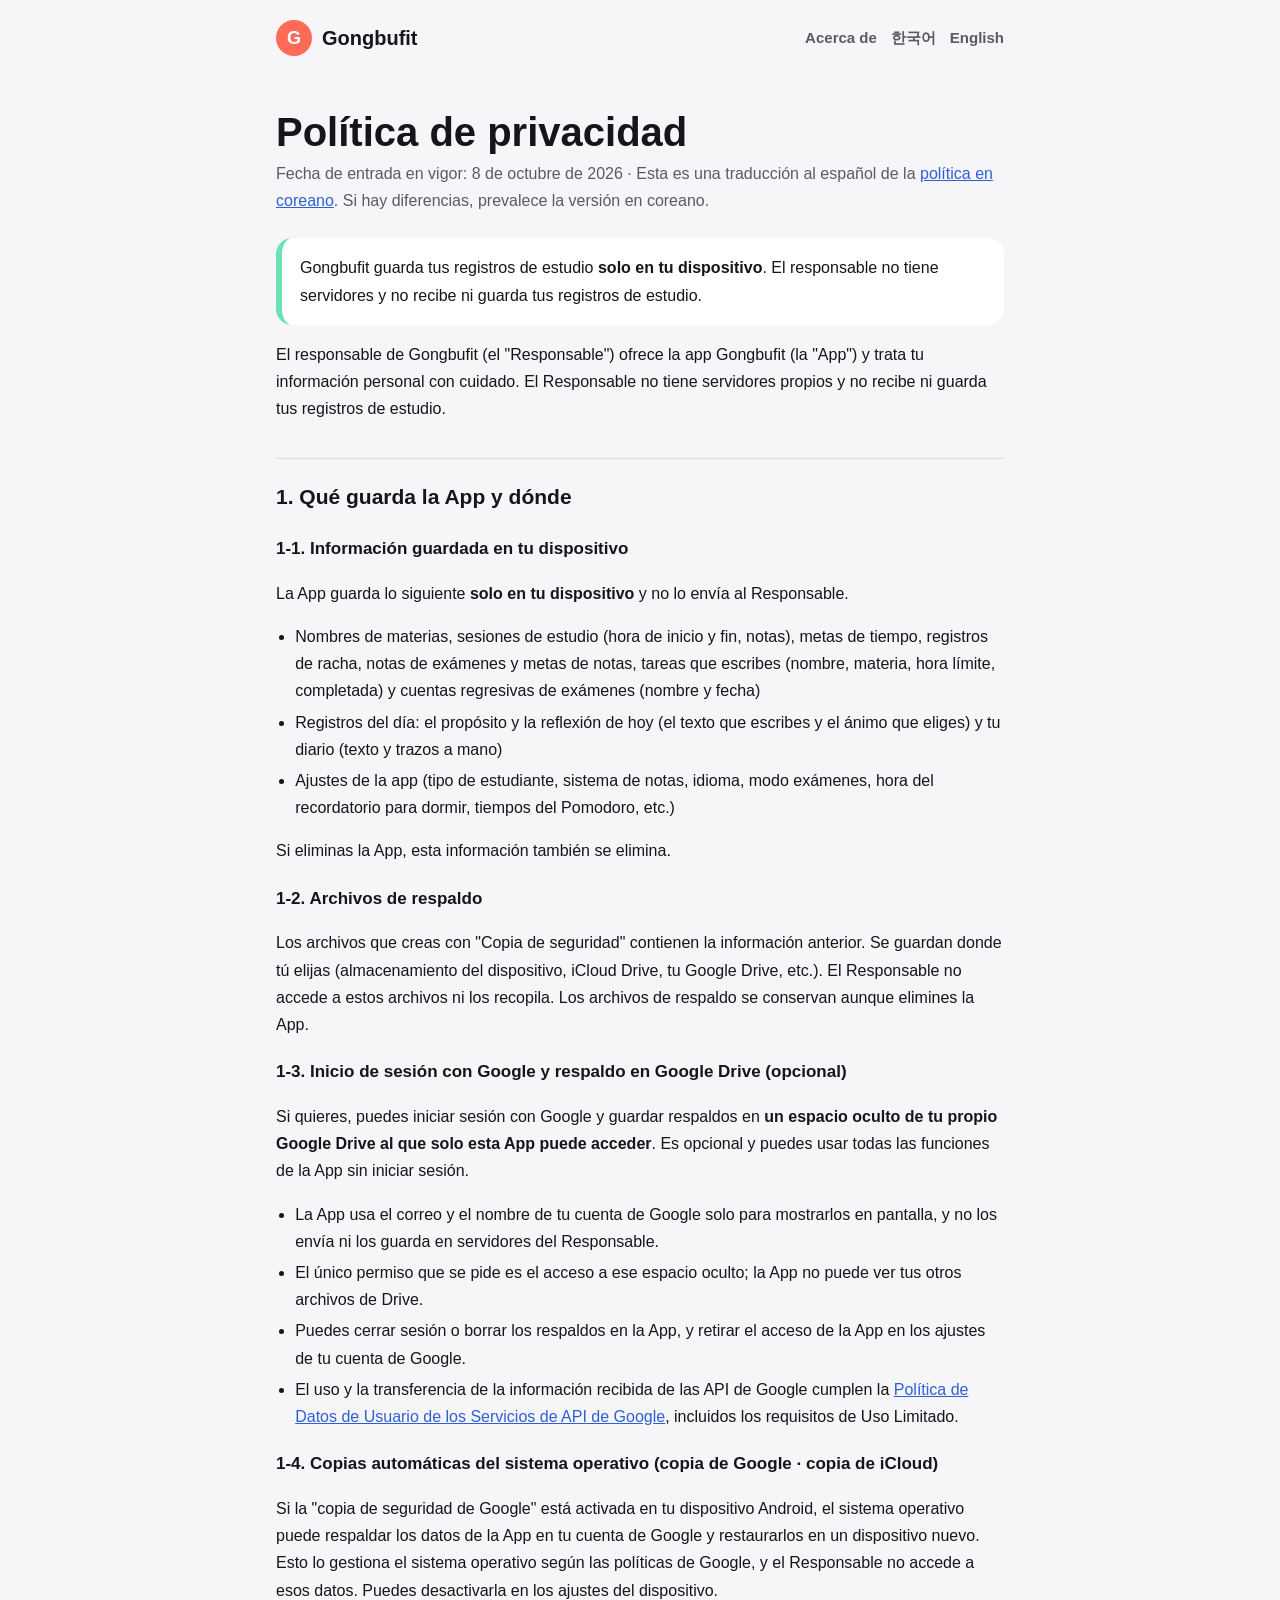
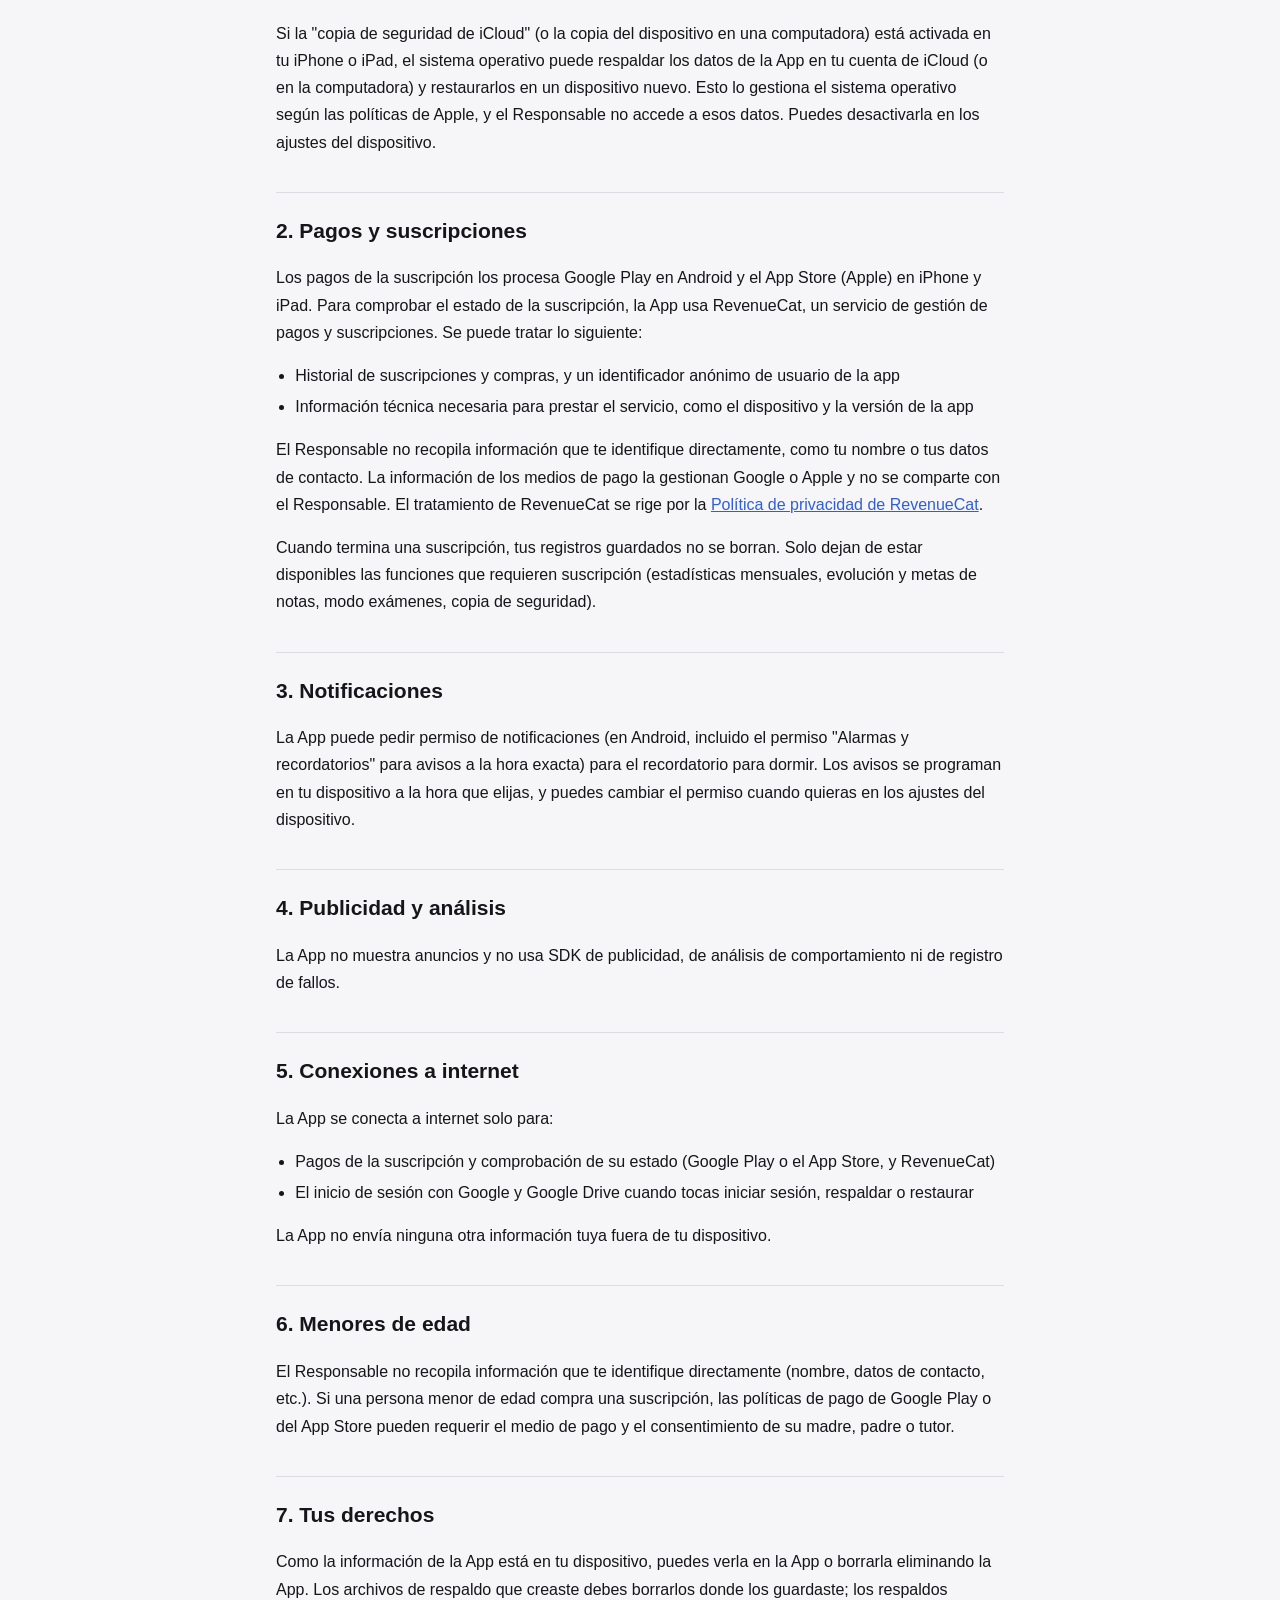
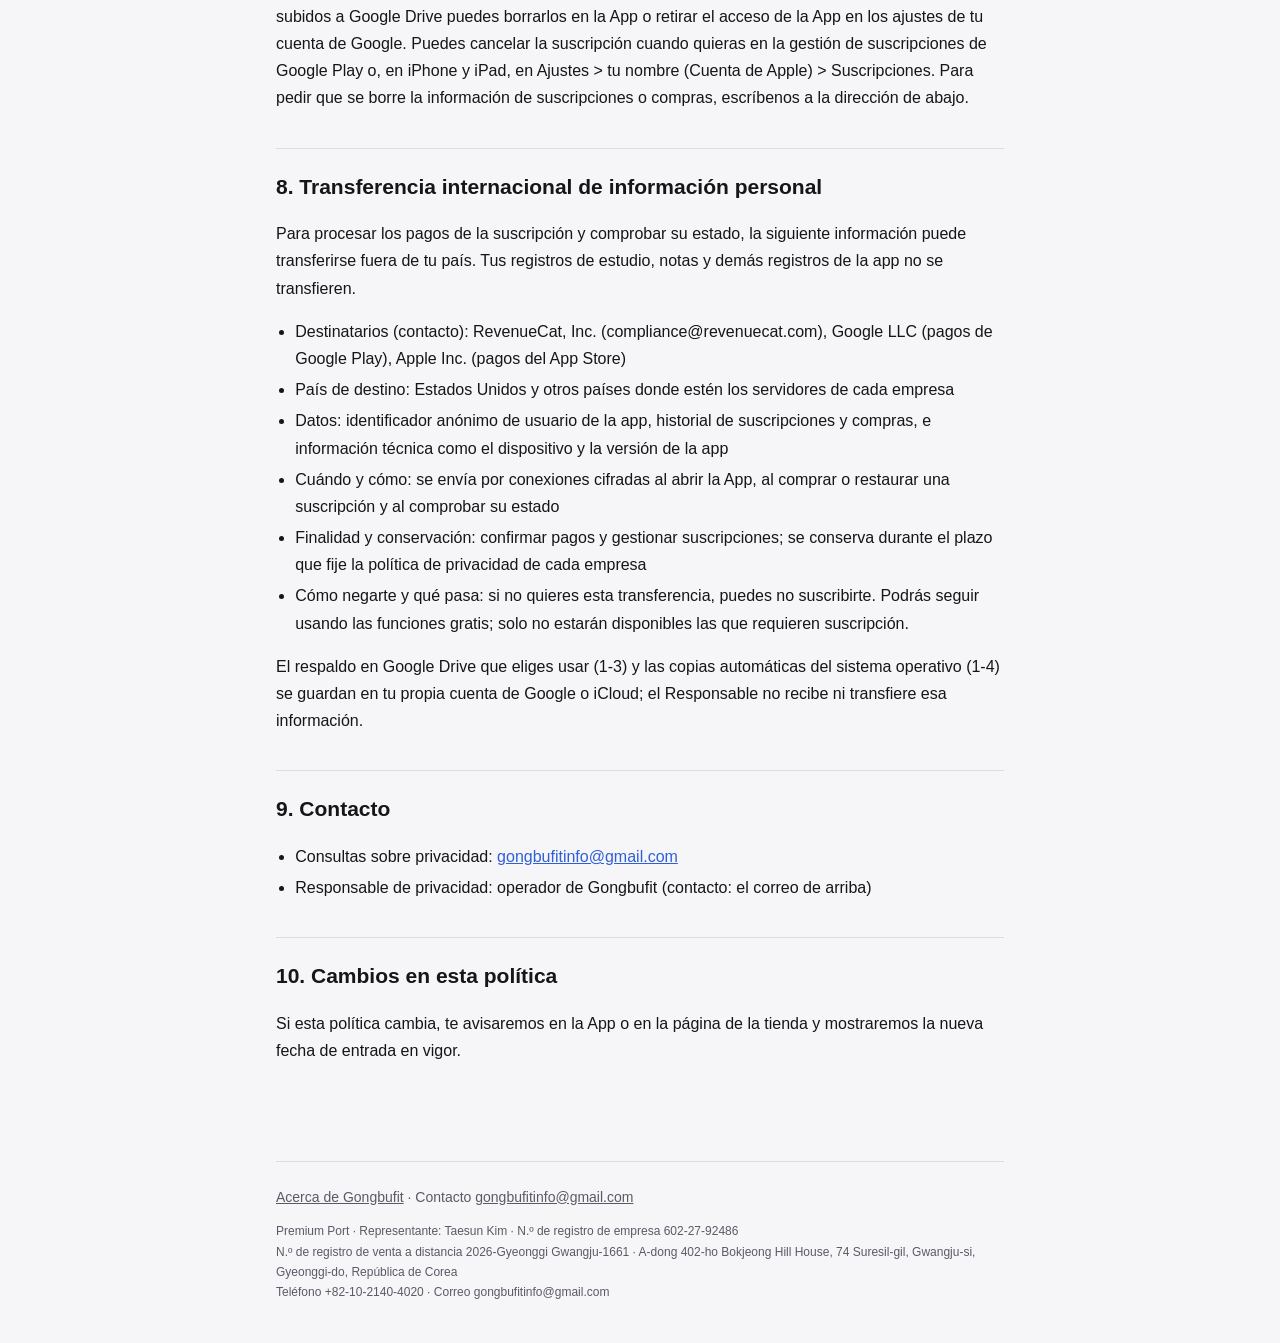
<file: privacy-es.html>
<!doctype html>
<html lang="es">
<head>
  <meta charset="utf-8">
  <meta name="viewport" content="width=device-width, initial-scale=1">
  <title>Política de privacidad · Gongbufit</title>
  <meta name="description" content="Política de privacidad de Gongbufit, una app para registrar el estudio">
  <link rel="stylesheet" href="style.css">
</head>
<body>
  <div class="wrap">
    <header class="top">
      <a class="brand" href="es.html"><span class="logo" aria-hidden="true">G</span>Gongbufit</a>
      <nav class="nav"><a href="es.html">Acerca de</a><a href="privacy.html" lang="ko">한국어</a><a href="privacy-en.html" lang="en">English</a></nav>
    </header>

    <main class="doc">
      <h1>Política de privacidad</h1>
      <p class="meta">Fecha de entrada en vigor: 8 de octubre de 2026 · Esta es una traducción al español de la
        <a href="privacy.html">política en coreano</a>. Si hay diferencias, prevalece la versión en coreano.</p>

      <p class="summary">
        Gongbufit guarda tus registros de estudio <strong>solo en tu dispositivo</strong>. El responsable no tiene
        servidores y no recibe ni guarda tus registros de estudio.
      </p>

      <p>
        El responsable de Gongbufit (el "Responsable") ofrece la app Gongbufit (la "App") y trata tu información personal con
        cuidado. El Responsable no tiene servidores propios y no recibe ni guarda tus registros de estudio.
      </p>

      <h2>1. Qué guarda la App y dónde</h2>

      <h3>1-1. Información guardada en tu dispositivo</h3>
      <p>La App guarda lo siguiente <strong>solo en tu dispositivo</strong> y no lo envía al Responsable.</p>
      <ul>
        <li>Nombres de materias, sesiones de estudio (hora de inicio y fin, notas), metas de tiempo, registros de racha,
          notas de exámenes y metas de notas, tareas que escribes (nombre, materia, hora límite, completada) y cuentas
          regresivas de exámenes (nombre y fecha)</li>
        <li>Registros del día: el propósito y la reflexión de hoy (el texto que escribes y el ánimo que eliges) y tu diario
          (texto y trazos a mano)</li>
        <li>Ajustes de la app (tipo de estudiante, sistema de notas, idioma, modo exámenes, hora del recordatorio para
          dormir, tiempos del Pomodoro, etc.)</li>
      </ul>
      <p>Si eliminas la App, esta información también se elimina.</p>

      <h3>1-2. Archivos de respaldo</h3>
      <p>
        Los archivos que creas con "Copia de seguridad" contienen la información anterior. Se guardan donde tú elijas
        (almacenamiento del dispositivo, iCloud Drive, tu Google Drive, etc.). El Responsable no accede a estos archivos ni
        los recopila. Los archivos de respaldo se conservan aunque elimines la App.
      </p>

      <h3>1-3. Inicio de sesión con Google y respaldo en Google Drive (opcional)</h3>
      <p>
        Si quieres, puedes iniciar sesión con Google y guardar respaldos en <strong>un espacio oculto de tu propio Google
        Drive al que solo esta App puede acceder</strong>. Es opcional y puedes usar todas las funciones de la App sin iniciar
        sesión.
      </p>
      <ul>
        <li>La App usa el correo y el nombre de tu cuenta de Google solo para mostrarlos en pantalla, y no los envía ni los
          guarda en servidores del Responsable.</li>
        <li>El único permiso que se pide es el acceso a ese espacio oculto; la App no puede ver tus otros archivos de
          Drive.</li>
        <li>Puedes cerrar sesión o borrar los respaldos en la App, y retirar el acceso de la App en los ajustes de tu cuenta
          de Google.</li>
        <li>El uso y la transferencia de la información recibida de las API de Google cumplen la
          <a href="https://developers.google.com/terms/api-services-user-data-policy">Política de Datos de Usuario de los
          Servicios de API de Google</a>, incluidos los requisitos de Uso Limitado.</li>
      </ul>

      <h3>1-4. Copias automáticas del sistema operativo (copia de Google · copia de iCloud)</h3>
      <p>
        Si la "copia de seguridad de Google" está activada en tu dispositivo Android, el sistema operativo puede respaldar los
        datos de la App en tu cuenta de Google y restaurarlos en un dispositivo nuevo. Esto lo gestiona el sistema operativo
        según las políticas de Google, y el Responsable no accede a esos datos. Puedes desactivarla en los ajustes del
        dispositivo.
      </p>
      <p>
        Si la "copia de seguridad de iCloud" (o la copia del dispositivo en una computadora) está activada en tu iPhone o iPad,
        el sistema operativo puede respaldar los datos de la App en tu cuenta de iCloud (o en la computadora) y restaurarlos en
        un dispositivo nuevo. Esto lo gestiona el sistema operativo según las políticas de Apple, y el Responsable no accede a
        esos datos. Puedes desactivarla en los ajustes del dispositivo.
      </p>

      <h2>2. Pagos y suscripciones</h2>
      <p>
        Los pagos de la suscripción los procesa Google Play en Android y el App Store (Apple) en iPhone y iPad. Para comprobar
        el estado de la suscripción, la App usa RevenueCat, un servicio de gestión de pagos y suscripciones. Se puede tratar
        lo siguiente:
      </p>
      <ul>
        <li>Historial de suscripciones y compras, y un identificador anónimo de usuario de la app</li>
        <li>Información técnica necesaria para prestar el servicio, como el dispositivo y la versión de la app</li>
      </ul>
      <p>
        El Responsable no recopila información que te identifique directamente, como tu nombre o tus datos de contacto. La
        información de los medios de pago la gestionan Google o Apple y no se comparte con el Responsable. El tratamiento de
        RevenueCat se rige por la <a href="https://www.revenuecat.com/privacy">Política de privacidad de RevenueCat</a>.
      </p>
      <p>
        Cuando termina una suscripción, tus registros guardados no se borran. Solo dejan de estar disponibles las funciones que
        requieren suscripción (estadísticas mensuales, evolución y metas de notas, modo exámenes, copia de seguridad).
      </p>

      <h2>3. Notificaciones</h2>
      <p>
        La App puede pedir permiso de notificaciones (en Android, incluido el permiso "Alarmas y recordatorios" para avisos a
        la hora exacta) para el recordatorio para dormir. Los avisos se programan en tu dispositivo a la hora que elijas, y
        puedes cambiar el permiso cuando quieras en los ajustes del dispositivo.
      </p>

      <h2>4. Publicidad y análisis</h2>
      <p>La App no muestra anuncios y no usa SDK de publicidad, de análisis de comportamiento ni de registro de fallos.</p>

      <h2>5. Conexiones a internet</h2>
      <p>La App se conecta a internet solo para:</p>
      <ul>
        <li>Pagos de la suscripción y comprobación de su estado (Google Play o el App Store, y RevenueCat)</li>
        <li>El inicio de sesión con Google y Google Drive cuando tocas iniciar sesión, respaldar o restaurar</li>
      </ul>
      <p>La App no envía ninguna otra información tuya fuera de tu dispositivo.</p>

      <h2>6. Menores de edad</h2>
      <p>
        El Responsable no recopila información que te identifique directamente (nombre, datos de contacto, etc.). Si una
        persona menor de edad compra una suscripción, las políticas de pago de Google Play o del App Store pueden requerir el
        medio de pago y el consentimiento de su madre, padre o tutor.
      </p>

      <h2>7. Tus derechos</h2>
      <p>
        Como la información de la App está en tu dispositivo, puedes verla en la App o borrarla eliminando la App. Los archivos
        de respaldo que creaste debes borrarlos donde los guardaste; los respaldos subidos a Google Drive puedes borrarlos en la
        App o retirar el acceso de la App en los ajustes de tu cuenta de Google. Puedes cancelar la suscripción cuando quieras
        en la gestión de suscripciones de Google Play o, en iPhone y iPad, en Ajustes &gt; tu nombre (Cuenta de Apple) &gt;
        Suscripciones. Para pedir que se borre la información de suscripciones o compras, escríbenos a la dirección de abajo.
      </p>

      <h2>8. Transferencia internacional de información personal</h2>
      <p>
        Para procesar los pagos de la suscripción y comprobar su estado, la siguiente información puede transferirse fuera de
        tu país. Tus registros de estudio, notas y demás registros de la app no se transfieren.
      </p>
      <ul>
        <li>Destinatarios (contacto): RevenueCat, Inc. (compliance@revenuecat.com), Google LLC (pagos de Google Play), Apple
          Inc. (pagos del App Store)</li>
        <li>País de destino: Estados Unidos y otros países donde estén los servidores de cada empresa</li>
        <li>Datos: identificador anónimo de usuario de la app, historial de suscripciones y compras, e información técnica como
          el dispositivo y la versión de la app</li>
        <li>Cuándo y cómo: se envía por conexiones cifradas al abrir la App, al comprar o restaurar una suscripción y al
          comprobar su estado</li>
        <li>Finalidad y conservación: confirmar pagos y gestionar suscripciones; se conserva durante el plazo que fije la
          política de privacidad de cada empresa</li>
        <li>Cómo negarte y qué pasa: si no quieres esta transferencia, puedes no suscribirte. Podrás seguir usando las
          funciones gratis; solo no estarán disponibles las que requieren suscripción.</li>
      </ul>
      <p>
        El respaldo en Google Drive que eliges usar (1-3) y las copias automáticas del sistema operativo (1-4) se guardan en tu
        propia cuenta de Google o iCloud; el Responsable no recibe ni transfiere esa información.
      </p>

      <h2>9. Contacto</h2>
      <ul>
        <li>Consultas sobre privacidad: <a href="mailto:gongbufitinfo@gmail.com">gongbufitinfo@gmail.com</a></li>
        <li>Responsable de privacidad: operador de Gongbufit (contacto: el correo de arriba)</li>
      </ul>

      <h2>10. Cambios en esta política</h2>
      <p>Si esta política cambia, te avisaremos en la App o en la página de la tienda y mostraremos la nueva fecha de entrada en vigor.</p>
    </main>

    <footer>
      <a href="es.html">Acerca de Gongbufit</a> · Contacto <a href="mailto:gongbufitinfo@gmail.com">gongbufitinfo@gmail.com</a>
      <p class="biz">
        Premium Port · Representante: Taesun Kim · N.º de registro de empresa 602-27-92486<br>
        N.º de registro de venta a distancia 2026-Gyeonggi Gwangju-1661 ·
        A-dong 402-ho Bokjeong Hill House, 74 Suresil-gil, Gwangju-si, Gyeonggi-do, República de Corea<br>
        Teléfono +82-10-2140-4020 · Correo gongbufitinfo@gmail.com
      </p>
    </footer>
  </div>
</body>
</html>
</file>
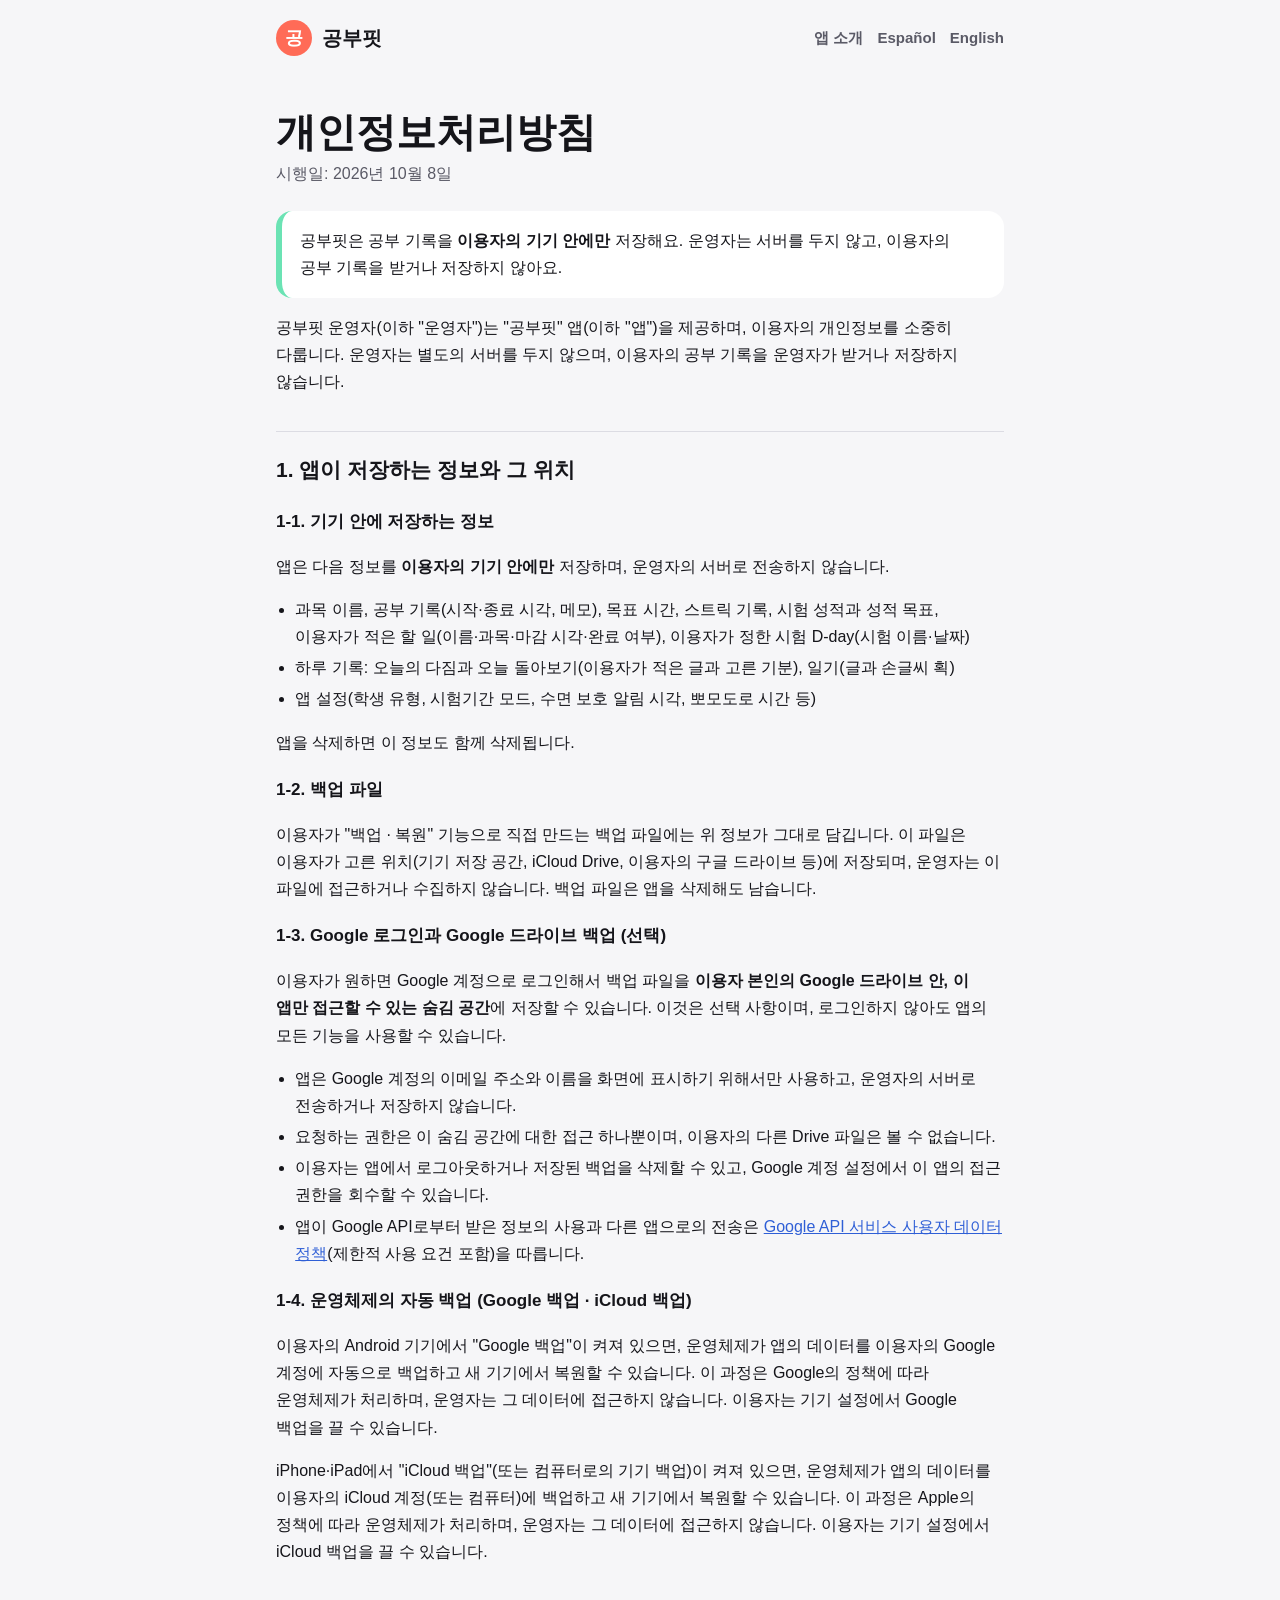
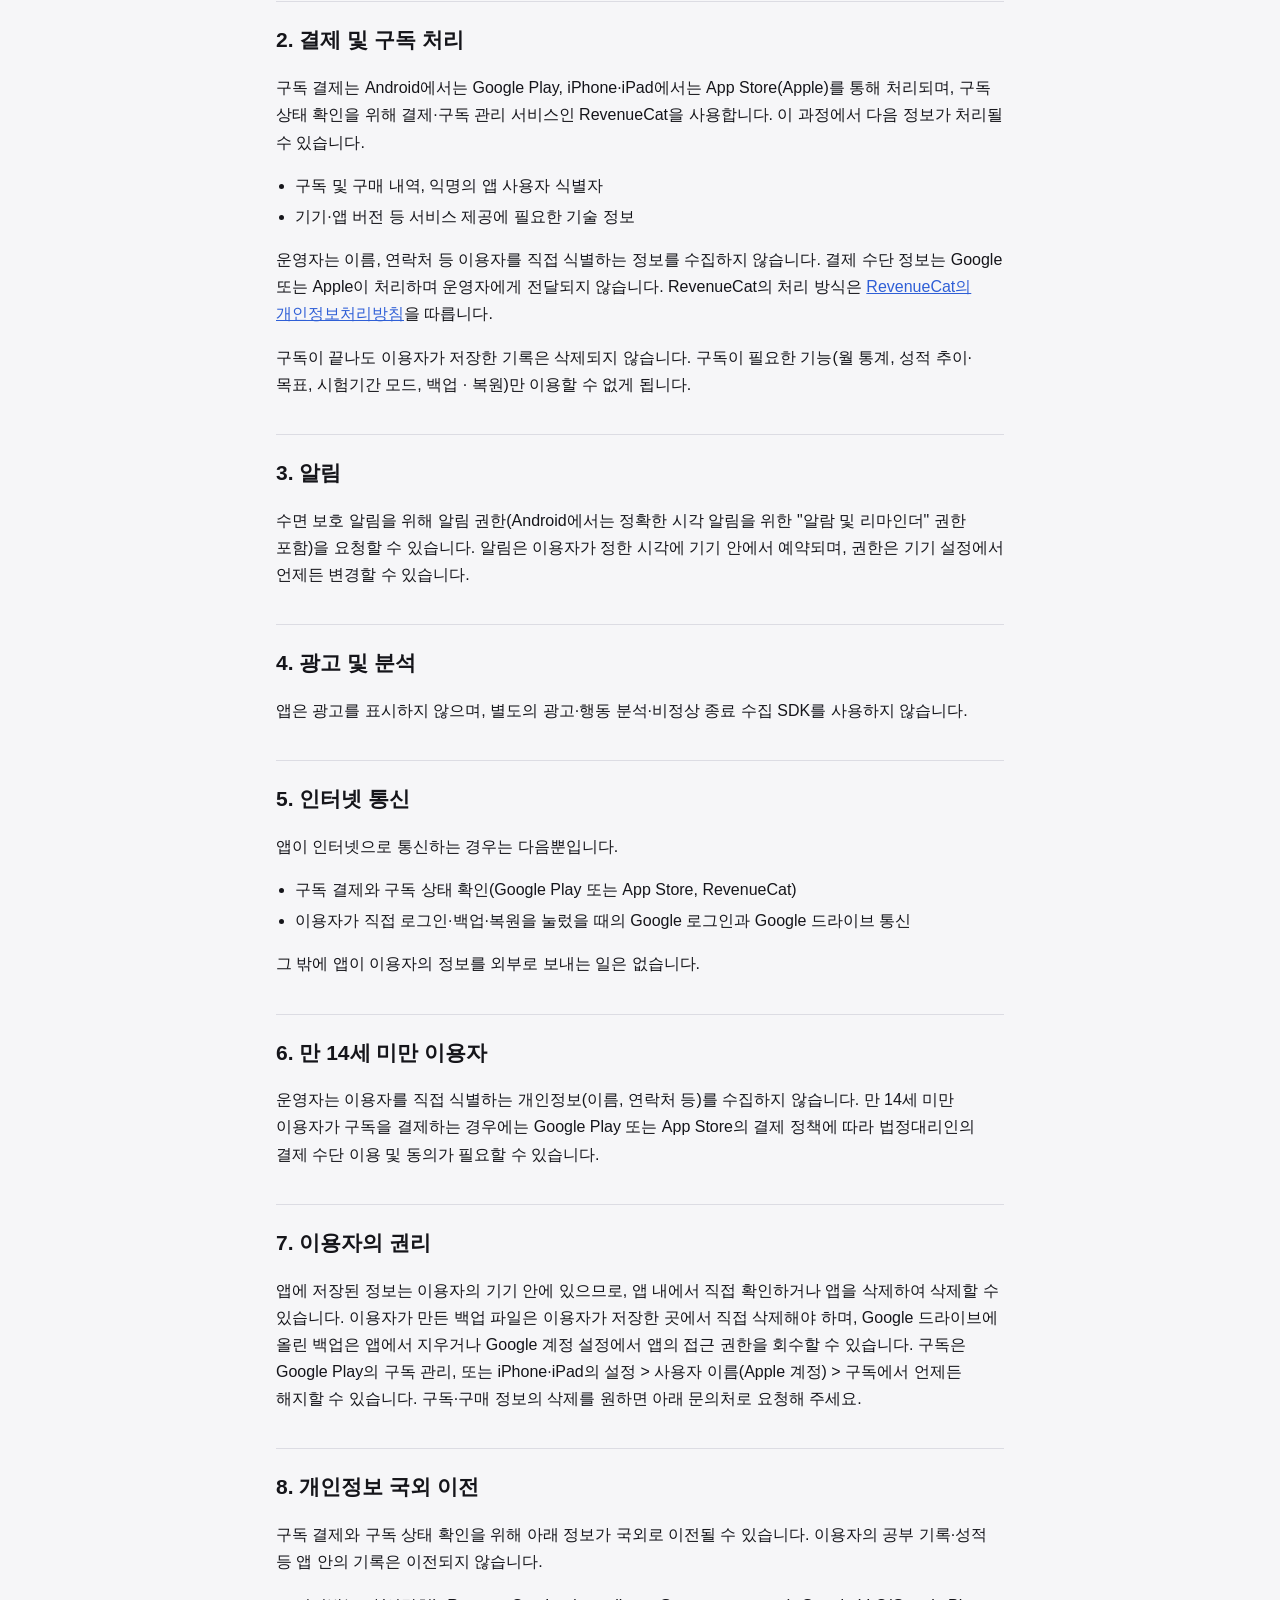
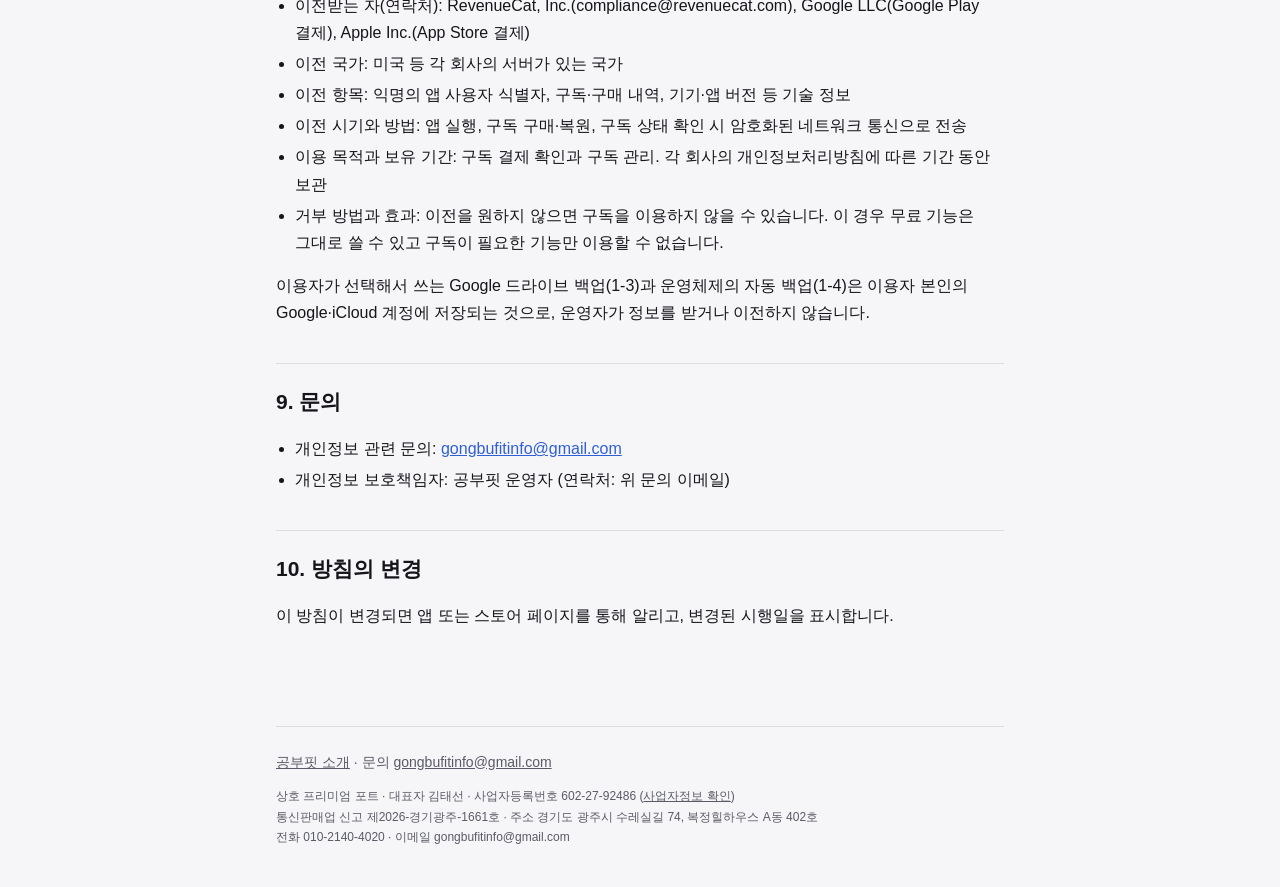
<file: privacy.html>
<!doctype html>
<html lang="ko">
<head>
  <meta charset="utf-8">
  <meta name="viewport" content="width=device-width, initial-scale=1">
  <title>개인정보처리방침 · 공부핏</title>
  <meta name="description" content="학생용 공부 기록 앱 공부핏의 개인정보처리방침">
  <link rel="stylesheet" href="style.css">
</head>
<body>
  <div class="wrap">
    <header class="top">
      <a class="brand" href="./"><span class="logo" aria-hidden="true">공</span>공부핏</a>
      <nav class="nav"><a href="./">앱 소개</a><a href="privacy-es.html" lang="es">Español</a><a href="privacy-en.html" lang="en">English</a></nav>
    </header>

    <main class="doc">
      <h1>개인정보처리방침</h1>
      <p class="meta">시행일: 2026년 10월 8일</p>

      <p class="summary">
        공부핏은 공부 기록을 <strong>이용자의 기기 안에만</strong> 저장해요. 운영자는 서버를 두지 않고,
        이용자의 공부 기록을 받거나 저장하지 않아요.
      </p>

      <p>
        공부핏 운영자(이하 "운영자")는 "공부핏" 앱(이하 "앱")을 제공하며, 이용자의 개인정보를
        소중히 다룹니다. 운영자는 별도의 서버를 두지 않으며, 이용자의 공부 기록을 운영자가 받거나
        저장하지 않습니다.
      </p>

      <h2>1. 앱이 저장하는 정보와 그 위치</h2>

      <h3>1-1. 기기 안에 저장하는 정보</h3>
      <p>앱은 다음 정보를 <strong>이용자의 기기 안에만</strong> 저장하며, 운영자의 서버로 전송하지 않습니다.</p>
      <ul>
        <li>과목 이름, 공부 기록(시작·종료 시각, 메모), 목표 시간, 스트릭 기록, 시험 성적과 성적 목표,
          이용자가 적은 할 일(이름·과목·마감 시각·완료 여부), 이용자가 정한 시험 D-day(시험 이름·날짜)</li>
        <li>하루 기록: 오늘의 다짐과 오늘 돌아보기(이용자가 적은 글과 고른 기분), 일기(글과 손글씨 획)</li>
        <li>앱 설정(학생 유형, 시험기간 모드, 수면 보호 알림 시각, 뽀모도로 시간 등)</li>
      </ul>
      <p>앱을 삭제하면 이 정보도 함께 삭제됩니다.</p>

      <h3>1-2. 백업 파일</h3>
      <p>
        이용자가 "백업 · 복원" 기능으로 직접 만드는 백업 파일에는 위 정보가 그대로 담깁니다. 이 파일은
        이용자가 고른 위치(기기 저장 공간, iCloud Drive, 이용자의 구글 드라이브 등)에 저장되며, 운영자는 이 파일에
        접근하거나 수집하지 않습니다. 백업 파일은 앱을 삭제해도 남습니다.
      </p>

      <h3>1-3. Google 로그인과 Google 드라이브 백업 (선택)</h3>
      <p>
        이용자가 원하면 Google 계정으로 로그인해서 백업 파일을 <strong>이용자 본인의 Google 드라이브 안,
        이 앱만 접근할 수 있는 숨김 공간</strong>에 저장할 수 있습니다. 이것은 선택 사항이며, 로그인하지
        않아도 앱의 모든 기능을 사용할 수 있습니다.
      </p>
      <ul>
        <li>앱은 Google 계정의 이메일 주소와 이름을 화면에 표시하기 위해서만 사용하고, 운영자의 서버로
          전송하거나 저장하지 않습니다.</li>
        <li>요청하는 권한은 이 숨김 공간에 대한 접근 하나뿐이며, 이용자의 다른 Drive 파일은 볼 수 없습니다.</li>
        <li>이용자는 앱에서 로그아웃하거나 저장된 백업을 삭제할 수 있고, Google 계정 설정에서 이 앱의 접근
          권한을 회수할 수 있습니다.</li>
        <li>앱이 Google API로부터 받은 정보의 사용과 다른 앱으로의 전송은
          <a href="https://developers.google.com/terms/api-services-user-data-policy">Google API 서비스 사용자
          데이터 정책</a>(제한적 사용 요건 포함)을 따릅니다.</li>
      </ul>

      <h3>1-4. 운영체제의 자동 백업 (Google 백업 · iCloud 백업)</h3>
      <p>
        이용자의 Android 기기에서 "Google 백업"이 켜져 있으면, 운영체제가 앱의 데이터를 이용자의 Google
        계정에 자동으로 백업하고 새 기기에서 복원할 수 있습니다. 이 과정은 Google의 정책에 따라
        운영체제가 처리하며, 운영자는 그 데이터에 접근하지 않습니다. 이용자는 기기 설정에서 Google 백업을
        끌 수 있습니다.
      </p>
      <p>
        iPhone·iPad에서 "iCloud 백업"(또는 컴퓨터로의 기기 백업)이 켜져 있으면, 운영체제가 앱의 데이터를
        이용자의 iCloud 계정(또는 컴퓨터)에 백업하고 새 기기에서 복원할 수 있습니다. 이 과정은 Apple의 정책에
        따라 운영체제가 처리하며, 운영자는 그 데이터에 접근하지 않습니다. 이용자는 기기 설정에서 iCloud 백업을
        끌 수 있습니다.
      </p>

      <h2>2. 결제 및 구독 처리</h2>
      <p>
        구독 결제는 Android에서는 Google Play, iPhone·iPad에서는 App Store(Apple)를 통해 처리되며, 구독 상태
        확인을 위해 결제·구독 관리 서비스인 RevenueCat을 사용합니다. 이 과정에서 다음 정보가 처리될 수 있습니다.
      </p>
      <ul>
        <li>구독 및 구매 내역, 익명의 앱 사용자 식별자</li>
        <li>기기·앱 버전 등 서비스 제공에 필요한 기술 정보</li>
      </ul>
      <p>
        운영자는 이름, 연락처 등 이용자를 직접 식별하는 정보를 수집하지 않습니다. 결제 수단 정보는
        Google 또는 Apple이 처리하며 운영자에게 전달되지 않습니다. RevenueCat의 처리 방식은
        <a href="https://www.revenuecat.com/privacy">RevenueCat의 개인정보처리방침</a>을 따릅니다.
      </p>
      <p>
        구독이 끝나도 이용자가 저장한 기록은 삭제되지 않습니다. 구독이 필요한 기능(월 통계, 성적
        추이·목표, 시험기간 모드, 백업 · 복원)만 이용할 수 없게 됩니다.
      </p>

      <h2>3. 알림</h2>
      <p>
        수면 보호 알림을 위해 알림 권한(Android에서는 정확한 시각 알림을 위한 "알람 및 리마인더" 권한 포함)을
        요청할 수 있습니다. 알림은 이용자가 정한 시각에 기기 안에서 예약되며, 권한은 기기 설정에서 언제든 변경할 수
        있습니다.
      </p>

      <h2>4. 광고 및 분석</h2>
      <p>앱은 광고를 표시하지 않으며, 별도의 광고·행동 분석·비정상 종료 수집 SDK를 사용하지 않습니다.</p>

      <h2>5. 인터넷 통신</h2>
      <p>앱이 인터넷으로 통신하는 경우는 다음뿐입니다.</p>
      <ul>
        <li>구독 결제와 구독 상태 확인(Google Play 또는 App Store, RevenueCat)</li>
        <li>이용자가 직접 로그인·백업·복원을 눌렀을 때의 Google 로그인과 Google 드라이브 통신</li>
      </ul>
      <p>그 밖에 앱이 이용자의 정보를 외부로 보내는 일은 없습니다.</p>

      <h2>6. 만 14세 미만 이용자</h2>
      <p>
        운영자는 이용자를 직접 식별하는 개인정보(이름, 연락처 등)를 수집하지 않습니다. 만 14세 미만
        이용자가 구독을 결제하는 경우에는 Google Play 또는 App Store의 결제 정책에 따라 법정대리인의 결제 수단 이용 및
        동의가 필요할 수 있습니다.
      </p>

      <h2>7. 이용자의 권리</h2>
      <p>
        앱에 저장된 정보는 이용자의 기기 안에 있으므로, 앱 내에서 직접 확인하거나 앱을 삭제하여 삭제할 수
        있습니다. 이용자가 만든 백업 파일은 이용자가 저장한 곳에서 직접 삭제해야 하며, Google 드라이브에
        올린 백업은 앱에서 지우거나 Google 계정 설정에서 앱의 접근 권한을 회수할 수 있습니다. 구독은
        Google Play의 구독 관리, 또는 iPhone·iPad의 설정 &gt; 사용자 이름(Apple 계정) &gt; 구독에서 언제든 해지할 수
        있습니다. 구독·구매 정보의 삭제를 원하면 아래
        문의처로 요청해 주세요.
      </p>

      <h2>8. 개인정보 국외 이전</h2>
      <p>
        구독 결제와 구독 상태 확인을 위해 아래 정보가 국외로 이전될 수 있습니다. 이용자의 공부 기록·성적 등
        앱 안의 기록은 이전되지 않습니다.
      </p>
      <ul>
        <li>이전받는 자(연락처): RevenueCat, Inc.(compliance@revenuecat.com), Google LLC(Google Play 결제), Apple
          Inc.(App Store 결제)</li>
        <li>이전 국가: 미국 등 각 회사의 서버가 있는 국가</li>
        <li>이전 항목: 익명의 앱 사용자 식별자, 구독·구매 내역, 기기·앱 버전 등 기술 정보</li>
        <li>이전 시기와 방법: 앱 실행, 구독 구매·복원, 구독 상태 확인 시 암호화된 네트워크 통신으로 전송</li>
        <li>이용 목적과 보유 기간: 구독 결제 확인과 구독 관리. 각 회사의 개인정보처리방침에 따른 기간 동안 보관</li>
        <li>거부 방법과 효과: 이전을 원하지 않으면 구독을 이용하지 않을 수 있습니다. 이 경우 무료 기능은
          그대로 쓸 수 있고 구독이 필요한 기능만 이용할 수 없습니다.</li>
      </ul>
      <p>
        이용자가 선택해서 쓰는 Google 드라이브 백업(1-3)과 운영체제의 자동 백업(1-4)은 이용자 본인의
        Google·iCloud 계정에 저장되는 것으로, 운영자가 정보를 받거나 이전하지 않습니다.
      </p>

      <h2>9. 문의</h2>
      <ul>
        <li>개인정보 관련 문의: <a href="mailto:gongbufitinfo@gmail.com">gongbufitinfo@gmail.com</a></li>
        <li>개인정보 보호책임자: 공부핏 운영자 (연락처: 위 문의 이메일)</li>
      </ul>

      <h2>10. 방침의 변경</h2>
      <p>이 방침이 변경되면 앱 또는 스토어 페이지를 통해 알리고, 변경된 시행일을 표시합니다.</p>
    </main>

    <footer>
      <a href="./">공부핏 소개</a> · 문의 <a href="mailto:gongbufitinfo@gmail.com">gongbufitinfo@gmail.com</a>
      <p class="biz">
        상호 프리미엄 포트 · 대표자 김태선 · 사업자등록번호 602-27-92486
        (<a href="https://www.ftc.go.kr/bizCommPop.do?wrkr_no=6022792486">사업자정보 확인</a>)<br>
        통신판매업 신고 제2026-경기광주-1661호 · 주소 경기도 광주시 수레실길 74, 복정힐하우스 A동 402호<br>
        전화 010-2140-4020 · 이메일 gongbufitinfo@gmail.com
      </p>
    </footer>
  </div>
</body>
</html>
</file>
<file: style.css>
/* 공부핏 소개·개인정보처리방침 페이지 (GitHub Pages).
   앱과 같은 톤: 다크 배경, 굵고 큰 글씨, 컬러 배너 카드. 색은 lib/design/tokens.dart와 맞춘다.
   외부 글꼴·스크립트를 불러오지 않는다(개인정보처리방침 페이지가 제3자에게 요청을 보내지 않게). */
:root {
  --bg: #0e0e12;
  --surface: #1a1a20;
  --surface-raised: #232329;
  --text: #f5f5f7;
  --text-secondary: #a0a0aa;
  --line: #2e2e36;
  --coral: #ff6b57;
  --yellow: #ffc24b;
  --blue: #5b8cff;
  --mint: #6be3b4;
  --purple: #b48cff;
  --link: #8fb0ff;
  color-scheme: dark;
}

@media (prefers-color-scheme: light) {
  :root {
    --bg: #f6f6f8;
    --surface: #ffffff;
    --surface-raised: #ececf1;
    --text: #15151a;
    --text-secondary: #5a5a66;
    --line: #dcdce3;
    --link: #2f5fd6;
    color-scheme: light;
  }
}

* { box-sizing: border-box; }

html { -webkit-text-size-adjust: 100%; }

body {
  margin: 0;
  background: var(--bg);
  color: var(--text);
  font-family: -apple-system, BlinkMacSystemFont, "Apple SD Gothic Neo", "Malgun Gothic",
    "Noto Sans KR", "Segoe UI", Roboto, sans-serif;
  font-size: 16px;
  line-height: 1.7;
  word-break: keep-all;
  overflow-wrap: anywhere;
}

a { color: var(--link); }

.wrap {
  width: 100%;
  max-width: 760px;
  margin: 0 auto;
  padding: 0 16px;
}

/* 머리 */
.top {
  display: flex;
  align-items: center;
  justify-content: space-between;
  gap: 16px;
  padding: 20px 0;
}

.brand {
  display: inline-flex;
  align-items: center;
  flex-shrink: 0;
  white-space: nowrap;
  gap: 10px;
  color: var(--text);
  font-weight: 800;
  font-size: 20px;
  text-decoration: none;
}

.logo {
  display: inline-grid;
  place-items: center;
  width: 36px;
  height: 36px;
  border-radius: 50%;
  background: var(--coral);
  color: #fff;
  font-weight: 800;
  font-size: 18px;
}

.nav {
  display: flex;
  flex-wrap: wrap;
  justify-content: flex-end;
  gap: 6px 14px;
}

.nav a {
  color: var(--text-secondary);
  text-decoration: none;
  font-weight: 600;
  font-size: 15px;
}

.nav a:hover { color: var(--text); }

/* 소개 페이지 */
.hero { padding: 40px 0 28px; }

.hero h1 {
  margin: 0 0 16px;
  font-size: clamp(36px, 9vw, 56px);
  line-height: 1.15;
  font-weight: 800;
  letter-spacing: -0.02em;
}

.hero > p {
  margin: 0;
  color: var(--text-secondary);
  font-size: clamp(17px, 4.2vw, 20px);
}

.tester-banner {
  margin: 28px 0 0;
  padding: 24px;
  border-radius: 24px;
  background:
    linear-gradient(135deg, rgba(91, 140, 255, 0.18), rgba(107, 227, 180, 0.10)),
    var(--surface);
  border: 1px solid var(--line);
}

.tester-kicker {
  display: inline-block;
  margin-bottom: 8px;
  color: var(--mint);
  font-size: 14px;
  font-weight: 800;
}

.tester-banner h2 {
  margin: 0 0 10px;
  font-size: clamp(23px, 6vw, 30px);
  line-height: 1.3;
}

.tester-banner p {
  margin: 0;
  color: var(--text-secondary);
  font-size: 16px;
}

.tester-cta {
  display: inline-flex;
  align-items: center;
  justify-content: center;
  min-height: 48px;
  margin-top: 18px;
  padding: 11px 20px;
  border-radius: 14px;
  background: var(--blue);
  color: #fff;
  font-weight: 800;
  text-decoration: none;
  transition: transform 0.15s ease, filter 0.15s ease;
}

.tester-cta:hover {
  filter: brightness(1.08);
  transform: translateY(-1px);
}

.tester-cta:focus-visible {
  outline: 3px solid var(--mint);
  outline-offset: 3px;
}

.tester-banner small {
  display: block;
  margin-top: 10px;
  color: var(--text-secondary);
  font-size: 13px;
}

.badge {
  display: inline-block;
  margin-top: 24px;
  padding: 12px 20px;
  border-radius: 999px;
  background: #000;
  color: #fff;
  font-weight: 700;
  font-size: 15px;
}

@media (prefers-color-scheme: light) {
  .badge { background: #15151a; }
}

.cards {
  display: grid;
  grid-template-columns: repeat(auto-fit, minmax(220px, 1fr));
  gap: 12px;
  margin: 32px 0;
}

.card {
  padding: 20px;
  border-radius: 20px;
  background: var(--surface);
  border-top: 6px solid var(--accent, var(--coral));
}

.card h3 {
  margin: 0 0 6px;
  font-size: 18px;
  font-weight: 800;
}

.card p {
  margin: 0;
  color: var(--text-secondary);
  font-size: 15px;
  line-height: 1.6;
}

.card.premium { background: var(--surface-raised); }

.tag {
  display: inline-block;
  margin-left: 6px;
  padding: 1px 8px;
  border-radius: 999px;
  background: var(--purple);
  color: #15151a;
  font-size: 12px;
  font-weight: 800;
  vertical-align: 2px;
}

.section-title {
  margin: 40px 0 0;
  font-size: 24px;
  font-weight: 800;
}

.note {
  margin: 8px 0 0;
  color: var(--text-secondary);
}

/* 문서(개인정보처리방침) */
.doc { padding: 16px 0 40px; }

.doc h1 {
  margin: 16px 0 4px;
  font-size: clamp(30px, 7vw, 40px);
  font-weight: 800;
  line-height: 1.2;
}

.doc .meta {
  margin: 0 0 24px;
  color: var(--text-secondary);
}

.doc h2 {
  margin: 36px 0 8px;
  padding-top: 20px;
  border-top: 1px solid var(--line);
  font-size: 21px;
  font-weight: 800;
}

.doc h3 {
  margin: 20px 0 6px;
  font-size: 17px;
  font-weight: 700;
}

.doc ul { padding-left: 1.2em; }

.doc li { margin: 4px 0; }

.summary {
  margin: 0 0 8px;
  padding: 16px 18px;
  border-radius: 16px;
  background: var(--surface);
  border-left: 6px solid var(--mint);
}

/* 꼬리 */
footer {
  margin-top: 40px;
  padding: 24px 0 40px;
  border-top: 1px solid var(--line);
  color: var(--text-secondary);
  font-size: 14px;
}

footer a { color: var(--text-secondary); }

/* 통신판매업자 표시(전자상거래법) */
footer .biz { margin: 12px 0 0; font-size: 12px; line-height: 1.7; }

@media (max-width: 520px) {
  .tester-banner { padding: 20px; }
  .tester-cta { width: 100%; }
}
</file>
<file: closed-test-manager/style.css>
:root{--bg:#f4f6f8;--card:#fff;--text:#111827;--muted:#6b7280;--line:#e5e7eb;--accent:#111827;--good:#0f766e;--warn:#b45309;--danger:#b91c1c}*{box-sizing:border-box}body{margin:0;background:var(--bg);color:var(--text);font-family:Inter,ui-sans-serif,system-ui,-apple-system,BlinkMacSystemFont,"Apple SD Gothic Neo","Noto Sans KR",sans-serif}.topbar{max-width:1180px;margin:0 auto;padding:40px 24px 18px;display:flex;align-items:flex-start;justify-content:space-between;gap:20px}.topbar h1{margin:4px 0 6px;font-size:34px;letter-spacing:-1.2px}.topbar p{margin:0;color:var(--muted)}.eyebrow{font-size:12px;font-weight:800;letter-spacing:.12em;text-transform:uppercase;color:#4b5563}main{max-width:1180px;margin:0 auto;padding:12px 24px 60px;display:grid;gap:16px}.card{background:var(--card);border:1px solid var(--line);border-radius:20px;padding:22px;box-shadow:0 8px 24px rgba(17,24,39,.04)}.hero{display:flex;align-items:center;justify-content:space-between;gap:24px;background:linear-gradient(135deg,#111827,#1f2937);color:#fff}.hero h2{font-size:30px;margin:10px 0 6px}.pill{display:inline-flex;padding:6px 10px;border-radius:999px;background:rgba(255,255,255,.12);font-size:12px;font-weight:800}.progress-wrap{display:flex;align-items:center;gap:16px}.ring{width:84px;height:84px;border-radius:50%;display:grid;place-items:center;background:conic-gradient(#fff var(--pct,0%),rgba(255,255,255,.16) 0);position:relative}.ring:after{content:"";position:absolute;inset:8px;background:#1a2230;border-radius:50%}.ring span{position:relative;z-index:1;font-weight:800}.muted{color:var(--muted)}.hero .muted{color:#cbd5e1}.small{font-size:13px}.grid{display:grid;gap:16px}.kpis{grid-template-columns:repeat(4,1fr)}.kpi{display:flex;flex-direction:column;gap:5px}.kpi span,.kpi small{color:var(--muted)}.kpi strong{font-size:32px}.two{grid-template-columns:1fr 1fr}.section-head{display:flex;justify-content:space-between;align-items:flex-start;gap:16px;margin-bottom:18px}.section-head h3{margin:0 0 5px;font-size:19px}.section-head p{margin:0;font-size:13px}.form-grid{display:grid;grid-template-columns:1fr 1fr;gap:14px}.form-grid .wide{grid-column:1/-1}label{display:grid;gap:7px;font-size:13px;font-weight:700}input,select,textarea{width:100%;border:1px solid var(--line);border-radius:12px;padding:11px 12px;background:#fff;color:var(--text);font:inherit;outline:none}input:focus,select:focus,textarea:focus{border-color:#9ca3af;box-shadow:0 0 0 3px rgba(17,24,39,.06)}button{border:0;border-radius:11px;padding:10px 14px;font:inherit;font-weight:800;cursor:pointer}.primary{background:var(--accent);color:#fff}.ghost{background:#f3f4f6;color:#1f2937}.danger{color:var(--danger)}.link-actions{display:flex;gap:8px;flex-wrap:wrap;margin-top:14px}.table-wrap{overflow-x:auto}table{width:100%;border-collapse:collapse;font-size:13px;min-width:950px}th,td{padding:12px 9px;border-bottom:1px solid var(--line);text-align:left;vertical-align:middle}th{color:var(--muted);font-size:12px}.badge{display:inline-flex;padding:4px 8px;border-radius:999px;font-size:11px;font-weight:800}.ok{background:#ecfdf5;color:#047857}.no{background:#f3f4f6;color:#6b7280}.days{font-weight:900}.days.done{color:var(--good)}.mini{padding:6px 8px;border-radius:8px;font-size:12px}.empty{padding:28px 0;text-align:center;color:var(--muted)}.checklist{display:grid;gap:8px}.checkrow{display:flex;align-items:center;justify-content:space-between;border:1px solid var(--line);border-radius:12px;padding:12px}.checkrow div{display:grid}.checkrow small{color:var(--muted)}.logs{display:grid;gap:10px;max-height:360px;overflow:auto}.log{border-left:3px solid #d1d5db;padding:8px 10px;background:#f9fafb;border-radius:0 10px 10px 0}.log strong{display:block;font-size:12px}.log p{margin:4px 0;font-size:13px}.log time{font-size:11px;color:var(--muted)}.note{font-size:13px;border-style:dashed}.note p{margin:6px 0 0;color:var(--muted);line-height:1.6}dialog{border:0;border-radius:18px;padding:0;box-shadow:0 25px 80px rgba(0,0,0,.25);width:min(520px,calc(100% - 32px))}dialog::backdrop{background:rgba(17,24,39,.55)}dialog form{padding:22px;display:grid;gap:14px}dialog h3{margin:0 0 4px}.checks{display:flex;gap:20px}.checks label{display:flex;align-items:center;gap:8px}.checks input{width:auto}.dialog-actions{display:flex;justify-content:flex-end;gap:8px;margin-top:4px}.toast{position:fixed;left:50%;bottom:24px;transform:translateX(-50%) translateY(20px);background:#111827;color:#fff;padding:10px 14px;border-radius:10px;opacity:0;pointer-events:none;transition:.2s;font-size:13px}.toast.show{opacity:1;transform:translateX(-50%) translateY(0)}@media(max-width:800px){.topbar{padding-top:24px}.topbar h1{font-size:28px}.hero{align-items:flex-start;flex-direction:column}.kpis{grid-template-columns:1fr 1fr}.two,.form-grid{grid-template-columns:1fr}.form-grid .wide{grid-column:auto}.card{border-radius:16px;padding:17px}}
</file>
